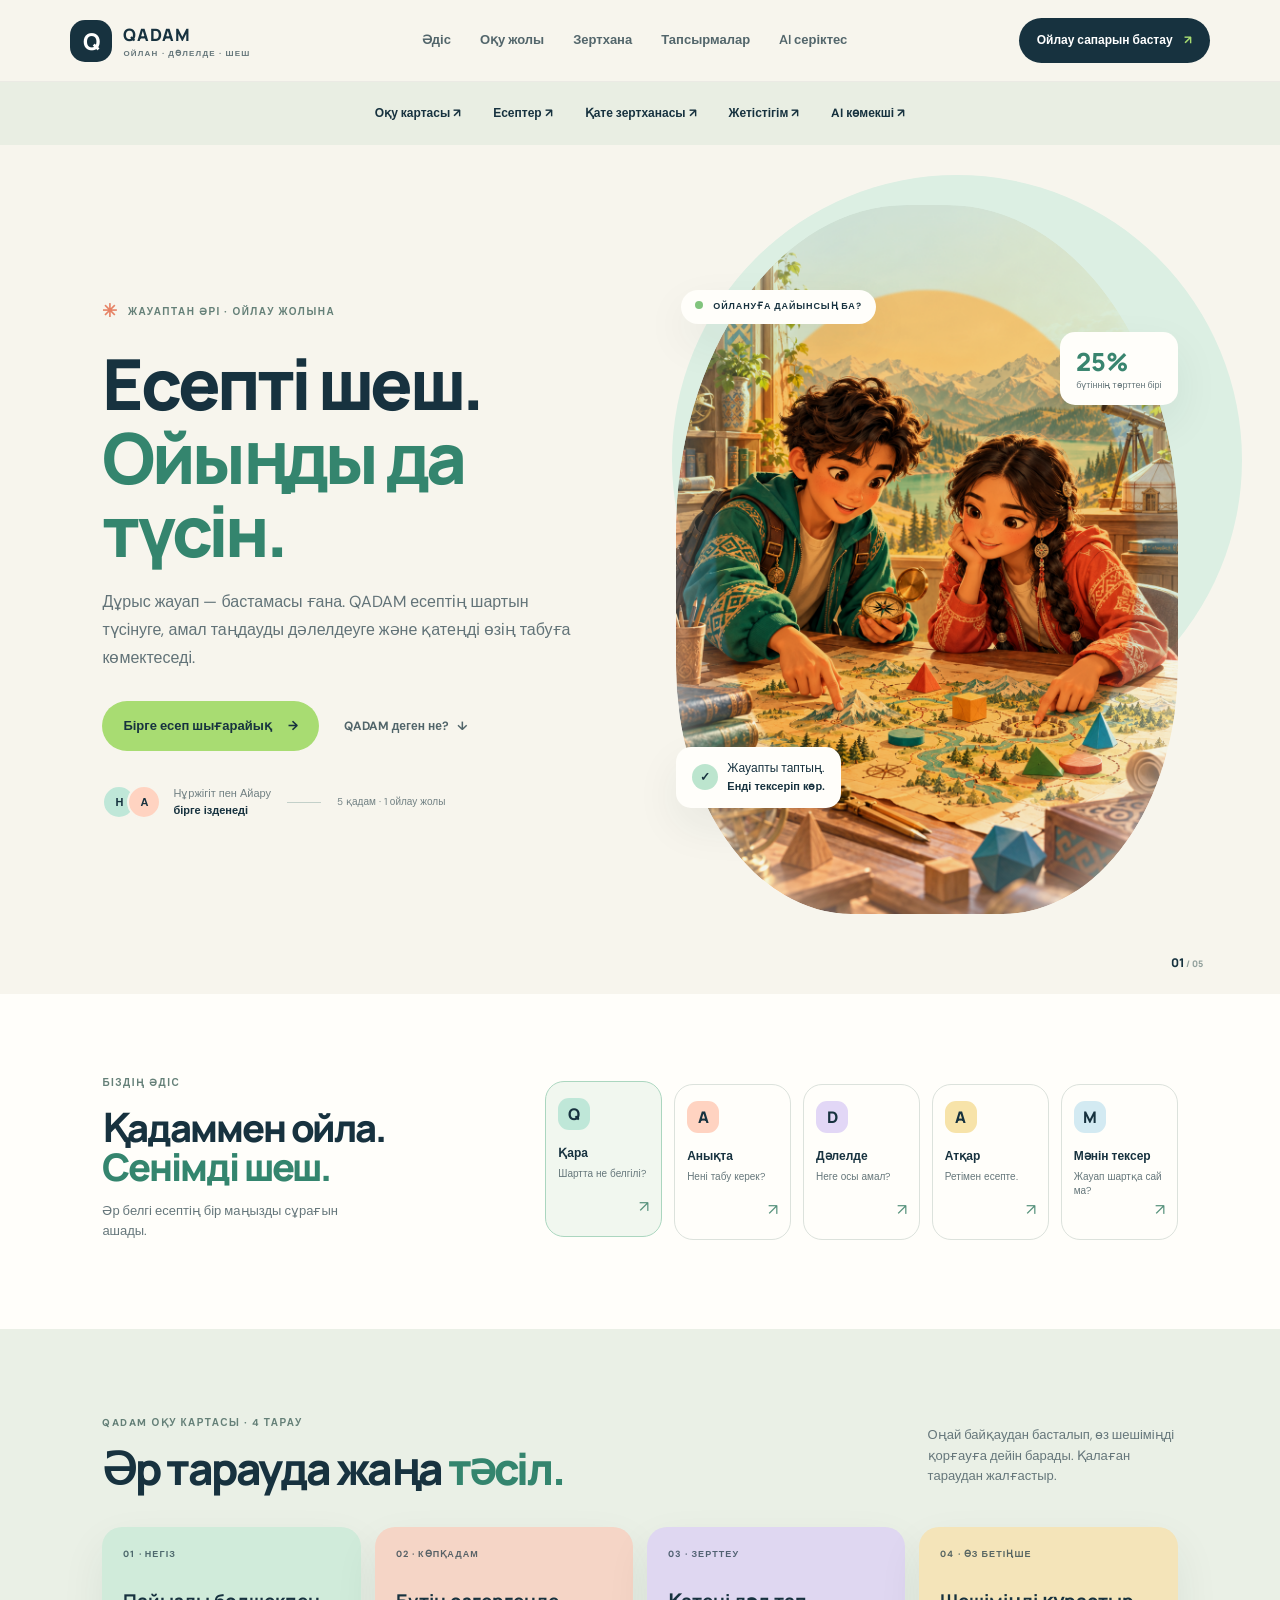
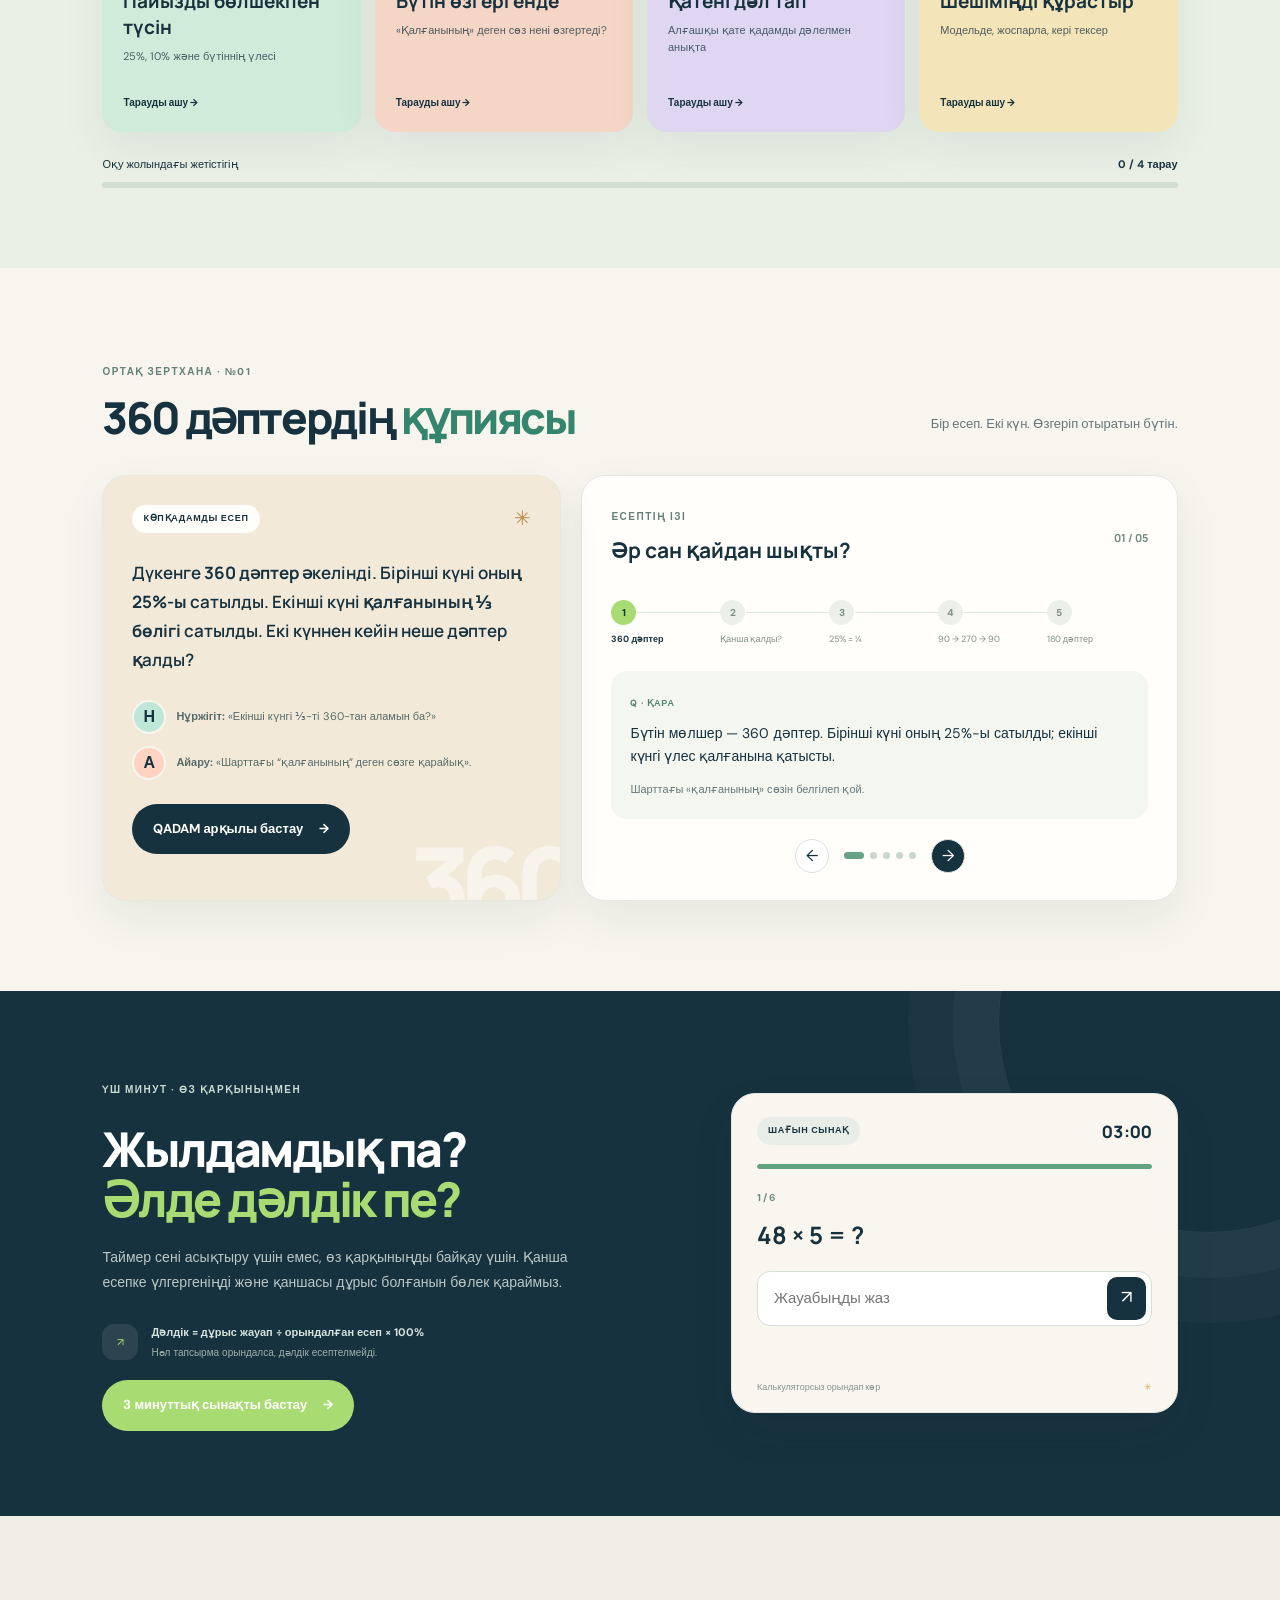
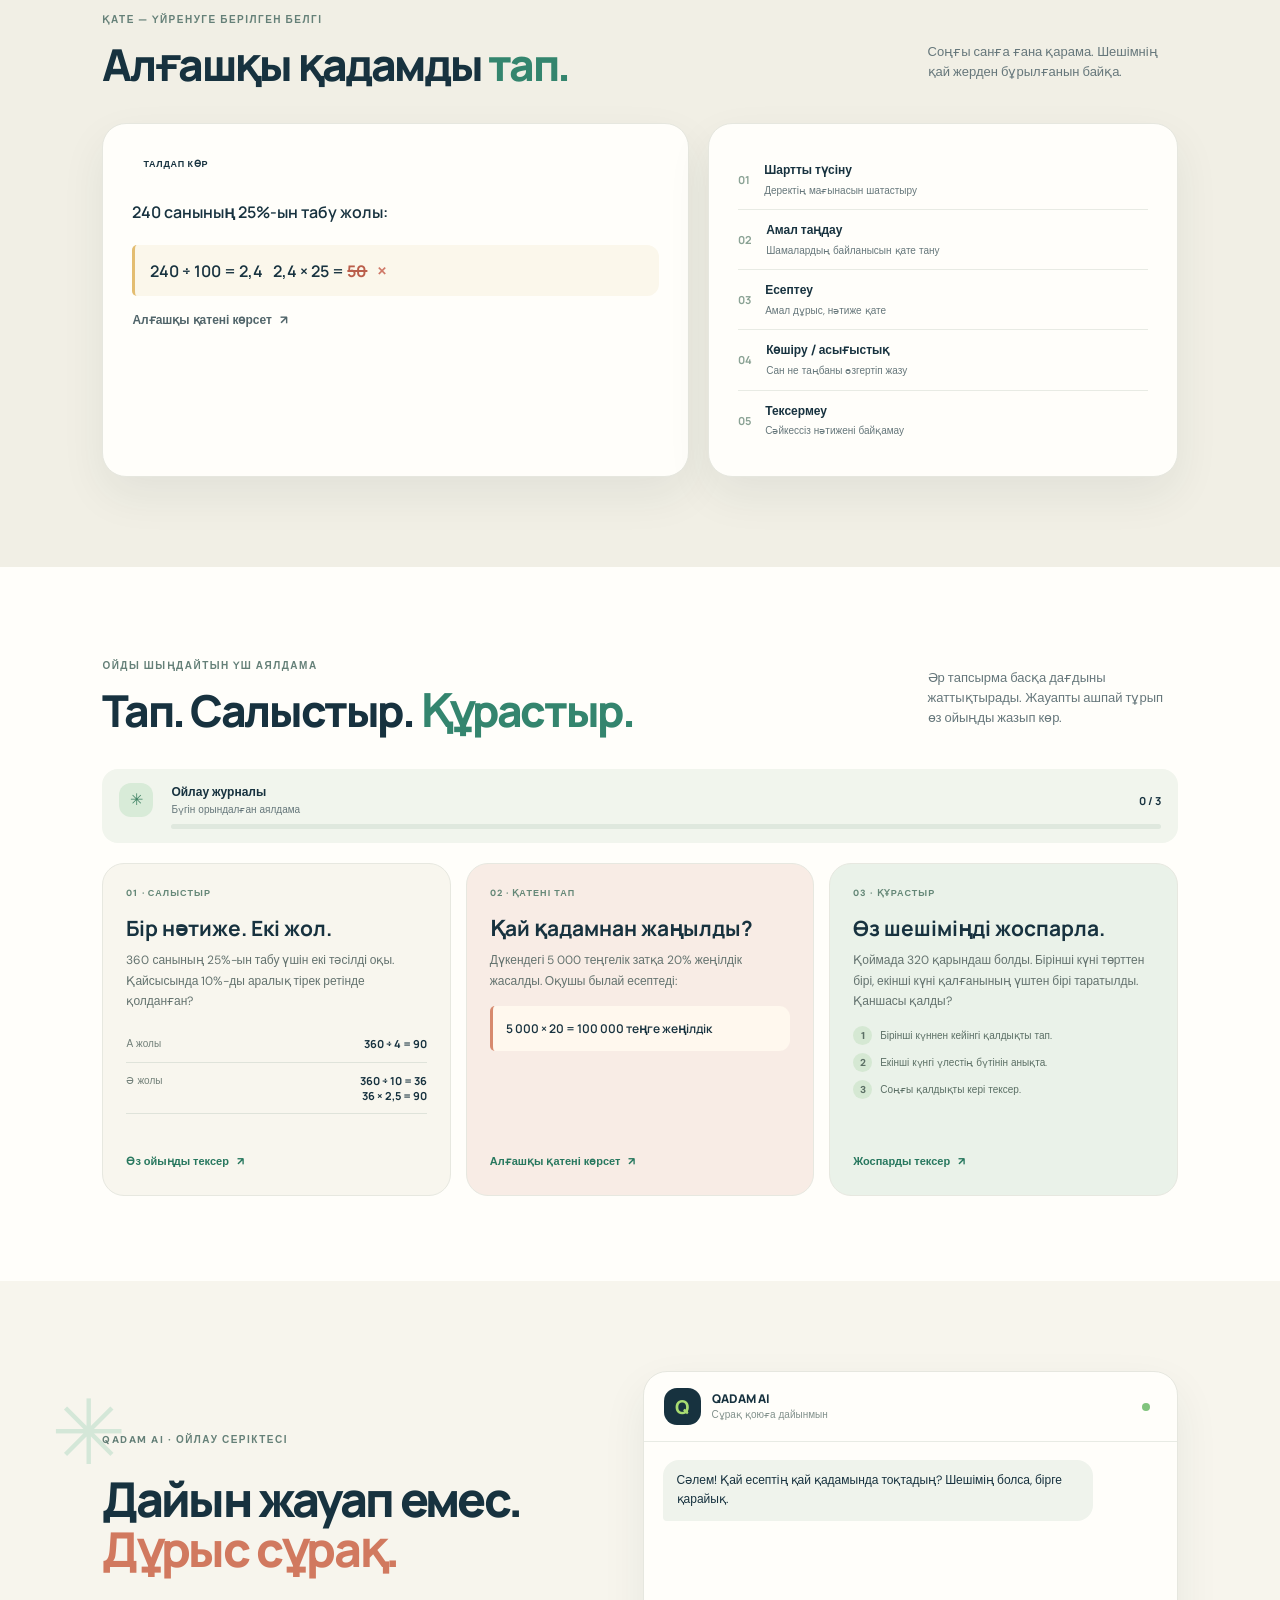
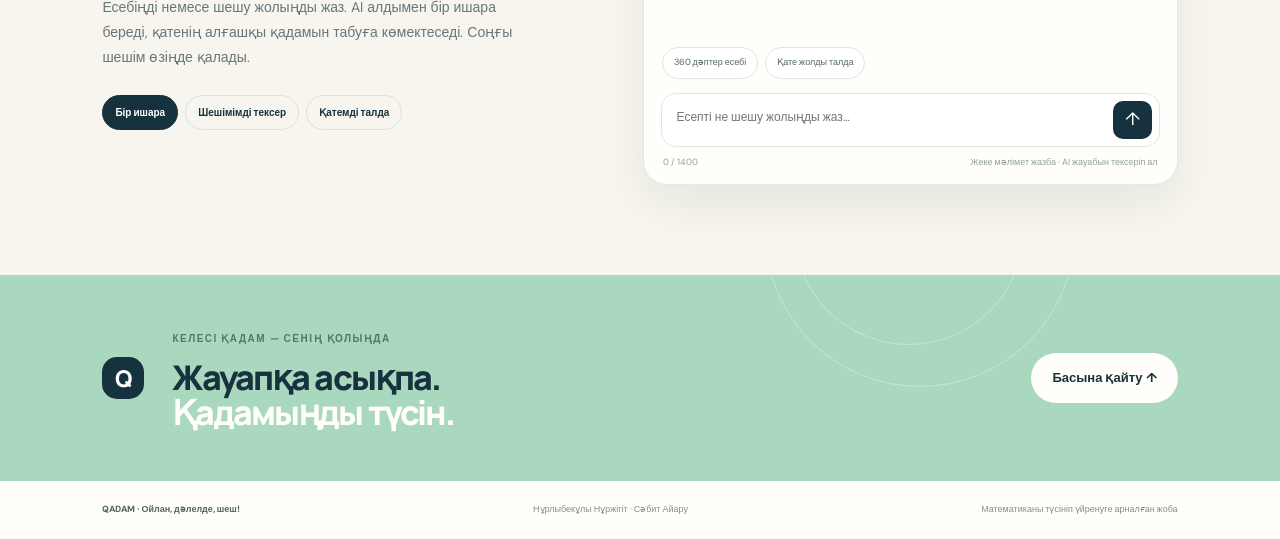
<file: index.html>
<!doctype html>
<html lang="kk">
<head>
  <meta charset="utf-8">
  <meta name="viewport" content="width=device-width, initial-scale=1">
  <meta name="theme-color" content="#17323f">
  <meta name="description" content="QADAM — есептің жауабын ғана емес, ойлау жолын үйренетін интерактивті математикалық кітап." />
  <title>QADAM — Ойлан. Дәлелде. Шеш.</title>
  <link rel="stylesheet" href="styles.css">
</head>
<body>
  <header class="topbar">
    <a class="brand" href="#home" aria-label="QADAM басты бет"><span class="brand-mark">Q</span><span>QADAM<span class="brand-small">ОЙЛАН · ДӘЛЕЛДЕ · ШЕШ</span></span></a>
    <nav class="desktop-nav" aria-label="Негізгі мәзір">
      <a href="#method">Әдіс</a><a href="#path">Оқу жолы</a><a href="#lab">Зертхана</a><a href="#practice">Тапсырмалар</a><a href="#mentor">AI серіктес</a>
    </nav>
    <button class="menu-btn" id="menuBtn" aria-label="Мәзірді ашу" aria-expanded="false">☰</button>
    <a class="nav-cta" href="#lab">Ойлау сапарын бастау <span>↗</span></a>
  </header>
  <nav class="mobile-nav" id="mobileNav" aria-label="Мобильді мәзір"><a href="#method">Әдіс</a><a href="#path">Оқу жолы</a><a href="#lab">Зертхана</a><a href="#practice">Тапсырмалар</a><a href="#mentor">AI серіктес</a></nav>

  <nav class="platform-shortcuts" aria-label="Платформа бөлімдері"><a href="courses.html">Оқу картасы ↗</a><a href="tasks.html">Есептер ↗</a><a href="errors.html">Қате зертханасы ↗</a><a href="journal.html">Жетістігім ↗</a><a href="mentor.html">AI көмекші ↗</a></nav><main id="home">
    <section class="hero">
      <div class="hero-copy">
        <div class="eyebrow"><span class="spark">✳</span> ЖАУАПТАН ӘРІ · ОЙЛАУ ЖОЛЫНА</div>
        <h1>Есепті шеш.<br><em>Ойыңды да түсін.</em></h1>
        <p class="hero-lead">Дұрыс жауап — бастамасы ғана. QADAM есептің шартын түсінуге, амал таңдауды дәлелдеуге және қатеңді өзің табуға көмектеседі.</p>
        <div class="hero-actions"><a class="btn btn-lime" href="#lab">Бірге есеп шығарайық <span>→</span></a><a class="text-link" href="#method">QADAM деген не? <span>↓</span></a></div>
        <div class="hero-proof"><div class="avatar-pair"><span>Н</span><span>А</span></div><span>Нұржігіт пен Айару<br><b>бірге ізденеді</b></span><span class="proof-line"></span><span class="proof-note">5 қадам · 1 ойлау жолы</span></div>
      </div>
      <div class="hero-art"><div class="art-glow"></div><img src="assets/qadam-cover.png" alt="Нұржігіт пен Айару есеп картасын бірге қарап отыр"/><div class="art-tag"><span class="tag-dot"></span> ОЙЛАНУҒА ДАЙЫНСЫҢ БА?</div><div class="floating-note note-top"><span>25%</span><small>бүтіннің төрттен бірі</small></div><div class="floating-note note-bottom"><span class="check">✓</span><span>Жауапты таптың.<br><b>Енді тексеріп көр.</b></span></div></div>
      <div class="hero-stamp">01 <span>/ 05</span></div>
    </section>

    <section class="steps-strip" id="method">
      <div class="strip-intro"><span class="eyebrow">БІЗДІҢ ӘДІС</span><h2>Қадаммен ойла.<br><em>Сенімді шеш.</em></h2><p>Әр белгі есептің бір маңызды сұрағын ашады.</p></div>
      <div class="steps-list" id="stepsList">
        <button class="step-item active" data-step="0"><span class="step-letter">Q</span><span class="step-name">Қара</span><span class="step-hint">Шартта не белгілі?</span><span class="step-arrow">↗</span></button>
        <button class="step-item" data-step="1"><span class="step-letter coral">A</span><span class="step-name">Анықта</span><span class="step-hint">Нені табу керек?</span><span class="step-arrow">↗</span></button>
        <button class="step-item" data-step="2"><span class="step-letter violet">D</span><span class="step-name">Дәлелде</span><span class="step-hint">Неге осы амал?</span><span class="step-arrow">↗</span></button>
        <button class="step-item" data-step="3"><span class="step-letter gold">A</span><span class="step-name">Атқар</span><span class="step-hint">Ретімен есепте.</span><span class="step-arrow">↗</span></button>
        <button class="step-item" data-step="4"><span class="step-letter blue">M</span><span class="step-name">Мәнін тексер</span><span class="step-hint">Жауап шартқа сай ма?</span><span class="step-arrow">↗</span></button>
      </div>
    </section>

    <section class="path-section" id="path"><div class="section-heading"><div><span class="eyebrow">QADAM ОҚУ КАРТАСЫ · 4 ТАРАУ</span><h2>Әр тарауда жаңа <em>тәсіл.</em></h2></div><p>Оңай байқаудан басталып, өз шешіміңді қорғауға дейін барады. Қалаған тараудан жалғастыр.</p></div><div class="path-grid">
      <a class="path-card path-one" href="lessons/percent.html"><span>01 · НЕГІЗ</span><b>Пайызды бөлшекпен түсін</b><small>25%, 10% және бүтіннің үлесі</small><i>Тарауды ашу →</i></a>
      <a class="path-card path-two" href="lessons/whole.html"><span>02 · КӨПҚАДАМ</span><b>Бүтін өзгергенде</b><small>«Қалғанының» деген сөз нені өзгертеді?</small><i>Тарауды ашу →</i></a>
      <a class="path-card path-three" href="lessons/errors.html"><span>03 · ЗЕРТТЕУ</span><b>Қатені дәл тап</b><small>Алғашқы қате қадамды дәлелмен анықта</small><i>Тарауды ашу →</i></a>
      <a class="path-card path-four" href="lessons/strategy.html"><span>04 · ӨЗ БЕТІҢШЕ</span><b>Шешіміңді құрастыр</b><small>Модельде, жоспарла, кері тексер</small><i>Тарауды ашу →</i></a>
    </div><div class="path-progress"><span>Оқу жолындағы жетістігің</span><b id="courseProgress">0 / 4 тарау</b><div><i id="courseProgressBar"></i></div></div></section>

    <section class="lesson-section" id="lab">
      <div class="section-heading"><div><span class="eyebrow">ОРТАҚ ЗЕРТХАНА · №01</span><h2>360 дәптердің <em>құпиясы</em></h2></div><p>Бір есеп. Екі күн. Өзгеріп отыратын бүтін.</p></div>
      <div class="lesson-grid">
        <article class="story-card"><div class="story-top"><span class="pill">КӨПҚАДАМДЫ ЕСЕП</span><span class="bookmark">✳</span></div><p class="story-question">Дүкенге <b>360 дәптер</b> әкелінді. Бірінші күні оның <b>25%-ы</b> сатылды. Екінші күні <b>қалғанының ⅓ бөлігі</b> сатылды. Екі күннен кейін неше дәптер қалды?</p><div class="character-talk"><span class="talk-avatar teal">Н</span><p><b>Нұржігіт:</b> «Екінші күнгі ⅓-ті 360-тан аламын ба?»</p></div><div class="character-talk"><span class="talk-avatar coral">А</span><p><b>Айару:</b> «Шарттағы “қалғанының” деген сөзге қарайық».</p></div><button class="btn btn-dark" id="startSolve">QADAM арқылы бастау <span>→</span></button></article>
        <article class="flow-card"><div class="flow-head"><div><span class="eyebrow">ЕСЕПТІҢ ІЗІ</span><h3>Әр сан қайдан шықты?</h3></div><span class="flow-count" id="flowCount">01 / 05</span></div><div class="flow-track" id="flowTrack"></div><div class="flow-explanation" id="flowExplanation"></div><div class="flow-controls"><button class="round-btn" id="flowPrev" aria-label="Алдыңғы қадам">←</button><div class="flow-dots" id="flowDots"></div><button class="round-btn next" id="flowNext" aria-label="Келесі қадам">→</button></div></article>
      </div>
    </section>

    <section class="challenge-section" id="challenge">
      <div class="challenge-copy"><span class="eyebrow">ҮШ МИНУТ · ӨЗ ҚАРҚЫНЫҢМЕН</span><h2>Жылдамдық па?<br><em>Әлде дәлдік пе?</em></h2><p>Таймер сені асықтыру үшін емес, өз қарқыныңды байқау үшін. Қанша есепке үлгергеніңді және қаншасы дұрыс болғанын бөлек қараймыз.</p><div class="metric-note"><span class="metric-icon">↗</span><span><b>Дәлдік = дұрыс жауап ÷ орындалған есеп × 100%</b><small>Нөл тапсырма орындалса, дәлдік есептелмейді.</small></span></div><button class="btn btn-lime" id="startChallenge">3 минуттық сынақты бастау <span>→</span></button></div>
      <div class="challenge-card" id="challengeCard"><div class="challenge-card-top"><span class="pill dark-pill">ШАҒЫН СЫНАҚ</span><span id="timer" class="timer">03:00</span></div><div class="challenge-progress"><span id="challengeProgress"></span></div><div id="questionArea"><div class="challenge-q-index">1 / 6</div><h3 id="challengeQuestion">48 × 5 = ?</h3><form id="answerForm" class="answer-form"><label class="sr-only" for="answerInput">Жауабың</label><input id="answerInput" inputmode="decimal" autocomplete="off" placeholder="Жауабыңды жаз"/><button class="send-answer" type="submit" aria-label="Жауапты тексер">↗</button></form><div id="answerFeedback" class="answer-feedback" aria-live="polite"></div></div><div id="challengeResult" class="challenge-result hidden"></div><div class="challenge-card-foot"><span>Калькуляторсыз орындап көр</span><span class="foot-orb">✳</span></div></div>
    </section>

    <section class="error-section">
      <div class="section-heading"><div><span class="eyebrow">ҚАТЕ — ҮЙРЕНУГЕ БЕРІЛГЕН БЕЛГІ</span><h2>Алғашқы қадамды <em>тап.</em></h2></div><p>Соңғы санға ғана қарама. Шешімнің қай жерден бұрылғанын байқа.</p></div>
      <div class="error-lab"><div class="error-work"><span class="pill">ТАЛДАП КӨР</span><p class="error-prompt">240 санының 25%-ын табу жолы:</p><div class="written-work"><span>240 ÷ 100 = 2,4</span><span>2,4 × 25 = <b class="wrong-number">50</b></span><span class="crossmark">×</span></div><button id="revealError" class="text-link">Алғашқы қатені көрсет <span>↗</span></button><div id="errorReveal" class="error-reveal hidden"><b>Есептеу қатесі.</b> 2,4 × 25 = 60. Тәуелсіз тексеру: 240 ÷ 4 = 60. Бірінші қадам дұрыс болған, қате көбейтуде шыққан.</div></div><div class="error-categories"><div><span class="error-num">01</span><span><b>Шартты түсіну</b><small>Деректің мағынасын шатастыру</small></span></div><div><span class="error-num">02</span><span><b>Амал таңдау</b><small>Шамалардың байланысын қате тану</small></span></div><div><span class="error-num">03</span><span><b>Есептеу</b><small>Амал дұрыс, нәтиже қате</small></span></div><div><span class="error-num">04</span><span><b>Көшіру / асығыстық</b><small>Сан не таңбаны өзгертіп жазу</small></span></div><div><span class="error-num">05</span><span><b>Тексермеу</b><small>Сәйкессіз нәтижені байқамау</small></span></div></div></div>
    </section>

    <section class="thinking-section" id="practice">
      <div class="section-heading"><div><span class="eyebrow">ОЙДЫ ШЫҢДАЙТЫН ҮШ АЯЛДАМА</span><h2>Тап. Салыстыр. <em>Құрастыр.</em></h2></div><p>Әр тапсырма басқа дағдыны жаттықтырады. Жауапты ашпай тұрып өз ойыңды жазып көр.</p></div>
      <div class="journal-line"><span class="journal-icon">✳</span><span><b>Ойлау журналы</b><small>Бүгін орындалған аялдама</small></span><strong id="journalCount">0 / 3</strong><div class="journal-track"><i id="journalProgress"></i></div></div>
      <div class="thinking-grid">
        <article class="thinking-card compare-card"><span class="activity-index">01 · САЛЫСТЫР</span><h3>Бір нәтиже. Екі жол.</h3><p>360 санының 25%-ын табу үшін екі тәсілді оқы. Қайсысында 10%-ды аралық тірек ретінде қолданған?</p><div class="mini-solution"><span>А жолы</span><b>360 ÷ 4 = 90</b></div><div class="mini-solution"><span>Ә жолы</span><b>360 ÷ 10 = 36<br>36 × 2,5 = 90</b></div><button class="reveal-btn" data-reveal="compareAnswer">Өз ойыңды тексер <span>↗</span></button><div class="task-answer hidden" id="compareAnswer">Ә жолында алдымен 10% табылады. Екі тәсіл де дұрыс, себебі 25% = ¼, ал 25% — 10%-дың 2,5 есесі. Қай тәсілді таңдайтыныңды есептің сандарына қарап шеш.</div></article>
        <article class="thinking-card error-card"><span class="activity-index">02 · ҚАТЕНІ ТАП</span><h3>Қай қадамнан жаңылды?</h3><p>Дүкендегі 5 000 теңгелік затқа 20% жеңілдік жасалды. Оқушы былай есептеді:</p><div class="mistake-note">5 000 × 20 = 100 000 теңге жеңілдік</div><button class="reveal-btn" data-reveal="mistakeAnswer">Алғашқы қатені көрсет <span>↗</span></button><div class="task-answer hidden" id="mistakeAnswer">Қате — 20-ны пайыз емес, бүтін сан ретінде көбейту. 20% = 20/100 = 1/5, сондықтан жеңілдік 5 000 ÷ 5 = 1 000 теңге. Жаңа баға: 5 000 − 1 000 = 4 000 теңге.</div></article>
        <article class="thinking-card create-card"><span class="activity-index">03 · ҚҰРАСТЫР</span><h3>Өз шешіміңді жоспарла.</h3><p>Қоймада 320 қарындаш болды. Бірінші күні төрттен бірі, екінші күні қалғанының үштен бірі таратылды. Қаншасы қалды?</p><div class="plan-steps"><span><i>1</i> Бірінші күннен кейінгі қалдықты тап.</span><span><i>2</i> Екінші күнгі үлестің бүтінін анықта.</span><span><i>3</i> Соңғы қалдықты кері тексер.</span></div><button class="reveal-btn" data-reveal="createAnswer">Жоспарды тексер <span>↗</span></button><div class="task-answer hidden" id="createAnswer">320 ÷ 4 = 80 қарындаш таратылды, 320 − 80 = 240 қалды. Екінші күні 240 ÷ 3 = 80 таратылды. Соңында 240 − 80 = 160 қарындаш қалды. Тексеру: 80 + 80 + 160 = 320.</div></article>
      </div>
    </section>

    <section class="mentor-section" id="mentor"><div class="mentor-ornament">✳</div><div class="mentor-copy"><span class="eyebrow">QADAM AI · ОЙЛАУ СЕРІКТЕСІ</span><h2>Дайын жауап емес.<br><em>Дұрыс сұрақ.</em></h2><p>Есебіңді немесе шешу жолыңды жаз. AI алдымен бір ишара береді, қатенің алғашқы қадамын табуға көмектеседі. Соңғы шешім өзіңде қалады.</p><div class="mentor-modes"><button class="mode-chip active" data-mode="hint">Бір ишара</button><button class="mode-chip" data-mode="check">Шешімімді тексер</button><button class="mode-chip" data-mode="error">Қатемді талда</button></div></div><div class="chat-shell"><div class="chat-header"><div class="bot-avatar">Q</div><div><b>QADAM AI</b><small>Сұрақ қоюға дайынмын</small></div><span class="online-dot"></span></div><div class="chat-messages" id="chatMessages"><div class="chat-bubble bot-bubble">Сәлем! Қай есептің қай қадамында тоқтадың? Шешімің болса, бірге қарайық.</div></div><div class="quick-prompts"><button data-prompt="Мен 360 дәптер есебін шығарып жатырмын. Екінші күнгі 1/3 қай санға қатысты екенін жауапты айтпай, сұрақпен түсіндір.">360 дәптер есебі</button><button data-prompt="240 санының 25%-ын табудағы мына шешімімді талда: 240 ÷ 100 = 2,4; 2,4 × 25 = 50. Дайын жауаптан бұрын алғашқы қате қадамды ата.">Қате жолды талда</button></div><form class="chat-form" id="chatForm"><label class="sr-only" for="chatInput">Сұрағың</label><textarea id="chatInput" rows="1" maxlength="1400" placeholder="Есепті не шешу жолыңды жаз…"></textarea><button id="chatSend" type="submit" aria-label="Жіберу">↑</button></form><div class="chat-foot"><span id="charCount">0 / 1400</span><span>Жеке мәлімет жазба · AI жауабын тексеріп ал</span></div></div></section>

    <section class="closing"><div class="closing-mark">Q</div><div><span class="eyebrow">КЕЛЕСІ ҚАДАМ — СЕНІҢ ҚОЛЫҢДА</span><h2>Жауапқа асықпа.<br><em>Қадамыңды түсін.</em></h2></div><a class="btn btn-light" href="#home">Басына қайту ↑</a><div class="closing-orbit orbit-a"></div><div class="closing-orbit orbit-b"></div></section>
  </main>
  <footer><span>QADAM · Ойлан, дәлелде, шеш!</span><span>Нұрлыбекұлы Нұржігіт · Сәбит Айару</span><span>Математиканы түсініп үйренуге арналған жоба</span></footer>
  <script type="module" src="js/app.js"></script>
</body>
</html>
</file>
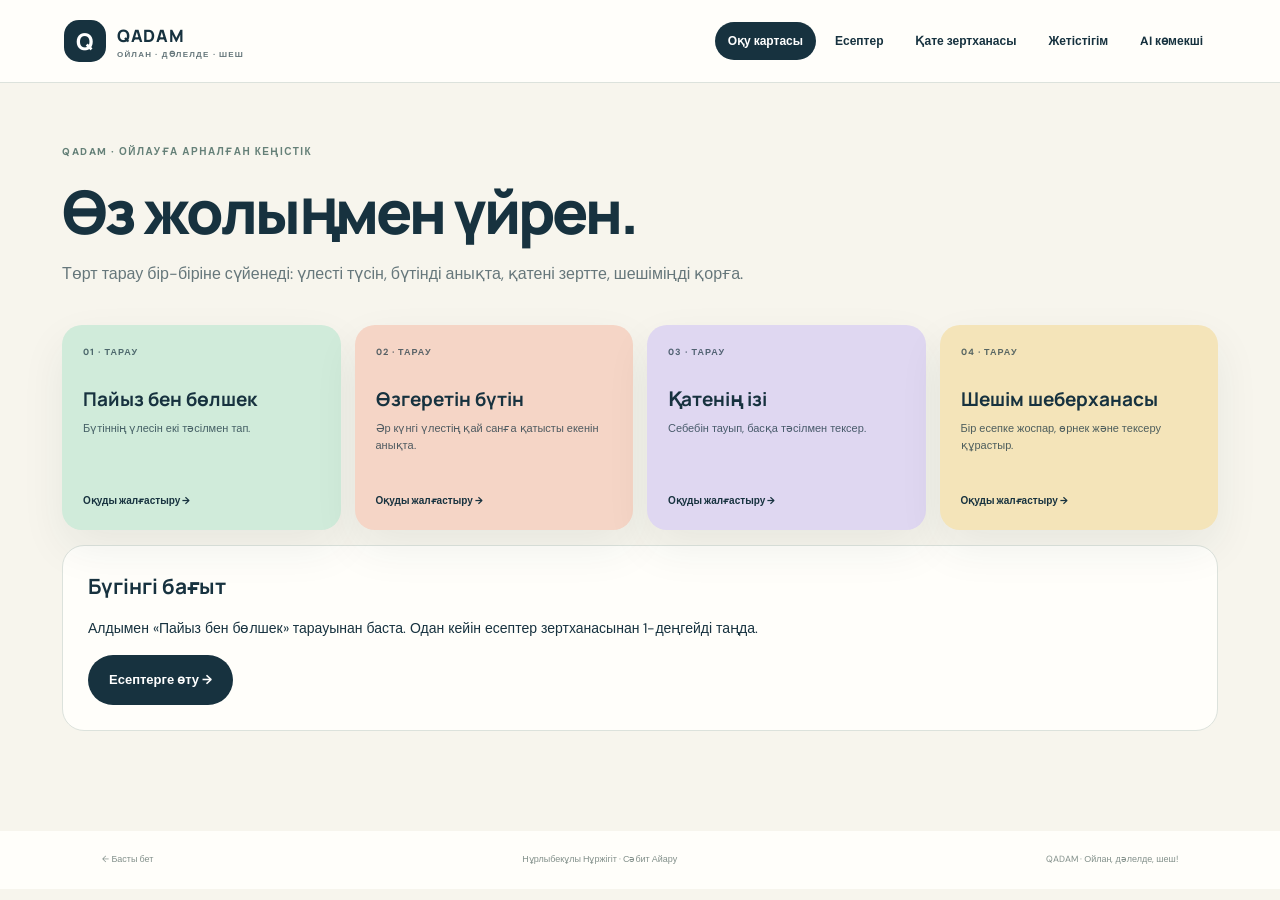
<file: courses.html>
<!doctype html><html lang="kk"><head><meta charset="utf-8"><meta name="viewport" content="width=device-width,initial-scale=1"><title>Өз жолыңмен үйрен. · QADAM</title><link rel="stylesheet" href="styles.css"></head><body data-page="courses"><header class="platform-header"><a class="brand" href="index.html"><span class="brand-mark">Q</span><span>QADAM<span class="brand-small">ОЙЛАН · ДӘЛЕЛДЕ · ШЕШ</span></span></a><nav aria-label="Оқу платформасы"><a class="selected" href="courses.html">Оқу картасы</a><a class="" href="tasks.html">Есептер</a><a class="" href="errors.html">Қате зертханасы</a><a class="" href="journal.html">Жетістігім</a><a class="" href="mentor.html">AI көмекші</a></nav></header><main class="platform-main"><div class="platform-title"><span class="eyebrow">QADAM · ОЙЛАУҒА АРНАЛҒАН КЕҢІСТІК</span><h1>Өз жолыңмен үйрен.</h1><p>Төрт тарау бір-біріне сүйенеді: үлесті түсін, бүтінді анықта, қатені зертте, шешіміңді қорға.</p></div><div class="path-grid"><a class="path-card path-one" href="lessons/percent.html"><span>01 · ТАРАУ</span><b>Пайыз бен бөлшек</b><small>Бүтіннің үлесін екі тәсілмен тап.</small><i>Оқуды жалғастыру →</i></a><a class="path-card path-two" href="lessons/whole.html"><span>02 · ТАРАУ</span><b>Өзгеретін бүтін</b><small>Әр күнгі үлестің қай санға қатысты екенін анықта.</small><i>Оқуды жалғастыру →</i></a><a class="path-card path-three" href="lessons/errors.html"><span>03 · ТАРАУ</span><b>Қатенің ізі</b><small>Себебін тауып, басқа тәсілмен тексер.</small><i>Оқуды жалғастыру →</i></a><a class="path-card path-four" href="lessons/strategy.html"><span>04 · ТАРАУ</span><b>Шешім шеберханасы</b><small>Бір есепке жоспар, өрнек және тексеру құрастыр.</small><i>Оқуды жалғастыру →</i></a></div><article class="platform-panel"><h2>Бүгінгі бағыт</h2><p id="recommendation"></p><a class="btn btn-dark" href="tasks.html">Есептерге өту →</a></article></main><footer><a href="index.html">← Басты бет</a><span>Нұрлыбекұлы Нұржігіт · Сәбит Айару</span><span>QADAM · Ойлан, дәлелде, шеш!</span></footer><script type="module" src="js/platform.js"></script></body></html>
</file>
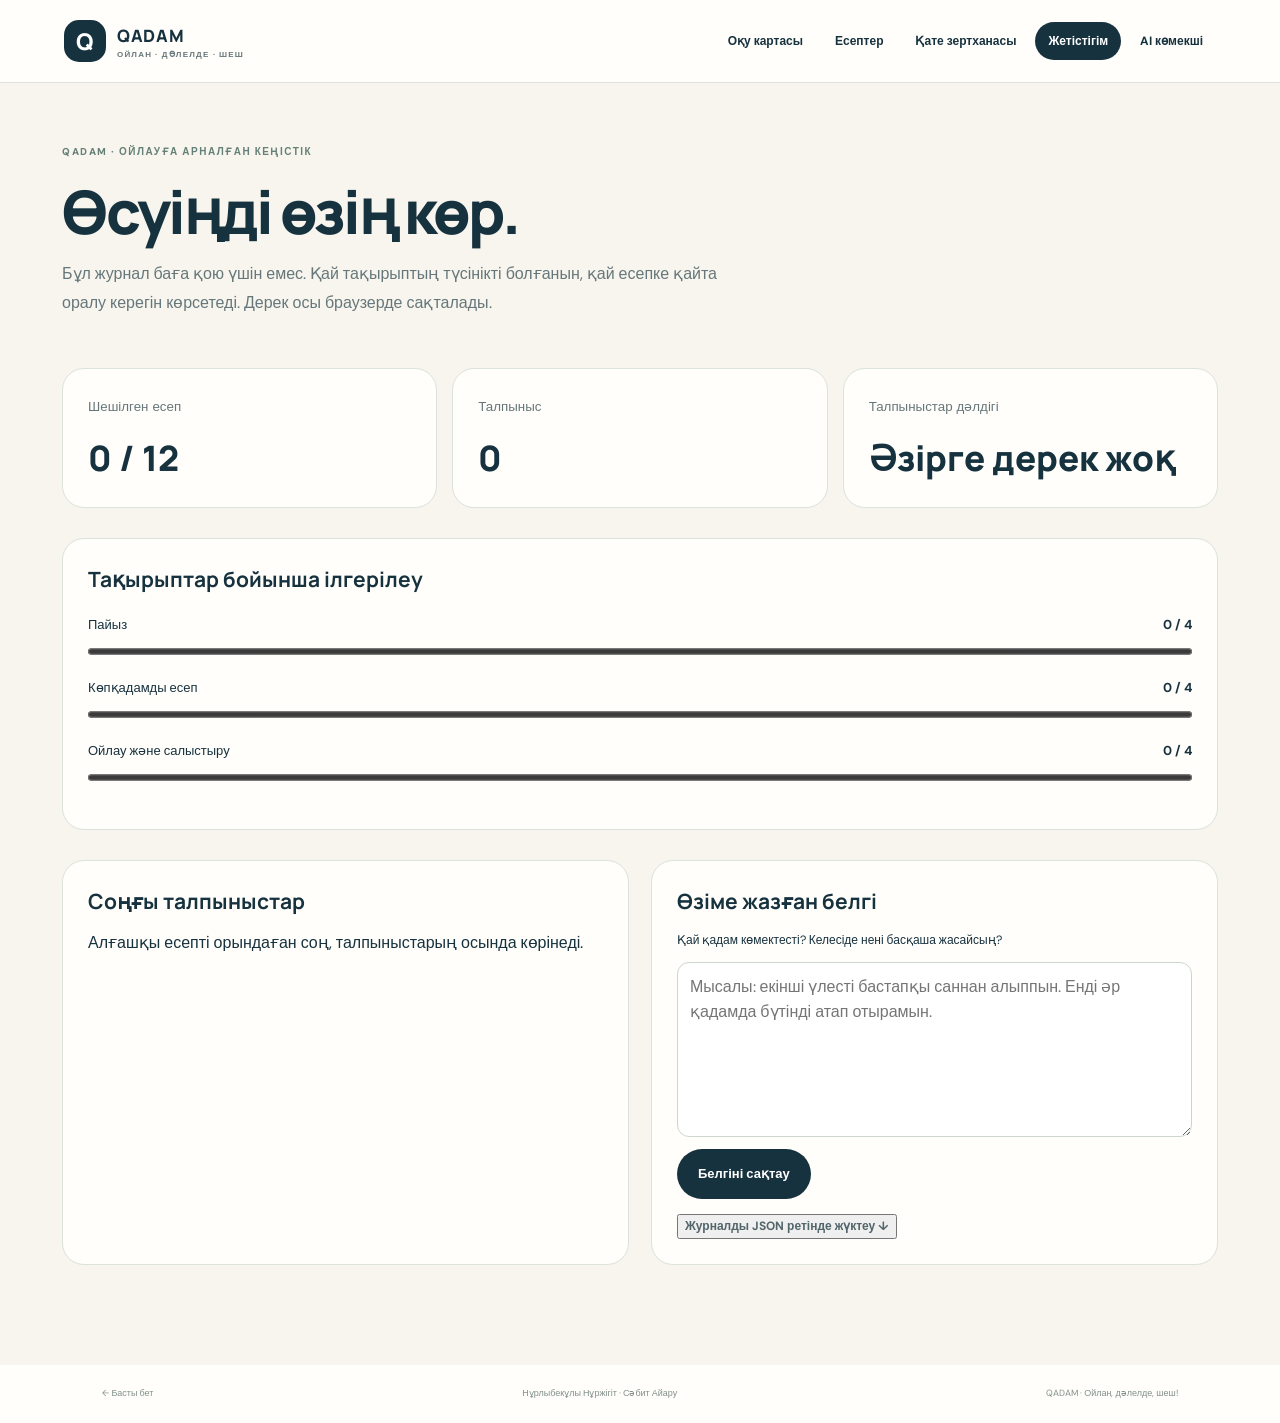
<file: journal.html>
<!doctype html><html lang="kk"><head><meta charset="utf-8"><meta name="viewport" content="width=device-width,initial-scale=1"><title>Өсуіңді өзің көр. · QADAM</title><link rel="stylesheet" href="styles.css"></head><body data-page="journal"><header class="platform-header"><a class="brand" href="index.html"><span class="brand-mark">Q</span><span>QADAM<span class="brand-small">ОЙЛАН · ДӘЛЕЛДЕ · ШЕШ</span></span></a><nav aria-label="Оқу платформасы"><a class="" href="courses.html">Оқу картасы</a><a class="" href="tasks.html">Есептер</a><a class="" href="errors.html">Қате зертханасы</a><a class="selected" href="journal.html">Жетістігім</a><a class="" href="mentor.html">AI көмекші</a></nav></header><main class="platform-main"><div class="platform-title"><span class="eyebrow">QADAM · ОЙЛАУҒА АРНАЛҒАН КЕҢІСТІК</span><h1>Өсуіңді өзің көр.</h1><p>Бұл журнал баға қою үшін емес. Қай тақырыптың түсінікті болғанын, қай есепке қайта оралу керегін көрсетеді. Дерек осы браузерде сақталады.</p></div><div id="journalMetrics" class="metric-grid"></div><article class="platform-panel"><h2>Тақырыптар бойынша ілгерілеу</h2><div id="topicProgress"></div></article><div class="journal-layout"><article class="platform-panel"><h2>Соңғы талпыныстар</h2><div id="attemptList"></div></article><article class="platform-panel"><h2>Өзіме жазған белгі</h2><label for="reflection">Қай қадам көмектесті? Келесіде нені басқаша жасайсың?</label><textarea id="reflection" rows="6" maxlength="1500" placeholder="Мысалы: екінші үлесті бастапқы саннан алыппын. Енді әр қадамда бүтінді атап отырамын."></textarea><button id="saveReflection" class="btn btn-dark">Белгіні сақтау</button><p id="saveStatus" role="status"></p><button id="exportJournal" class="text-link">Журналды JSON ретінде жүктеу ↓</button></article></div></main><footer><a href="index.html">← Басты бет</a><span>Нұрлыбекұлы Нұржігіт · Сәбит Айару</span><span>QADAM · Ойлан, дәлелде, шеш!</span></footer><script type="module" src="js/platform.js"></script></body></html>
</file>
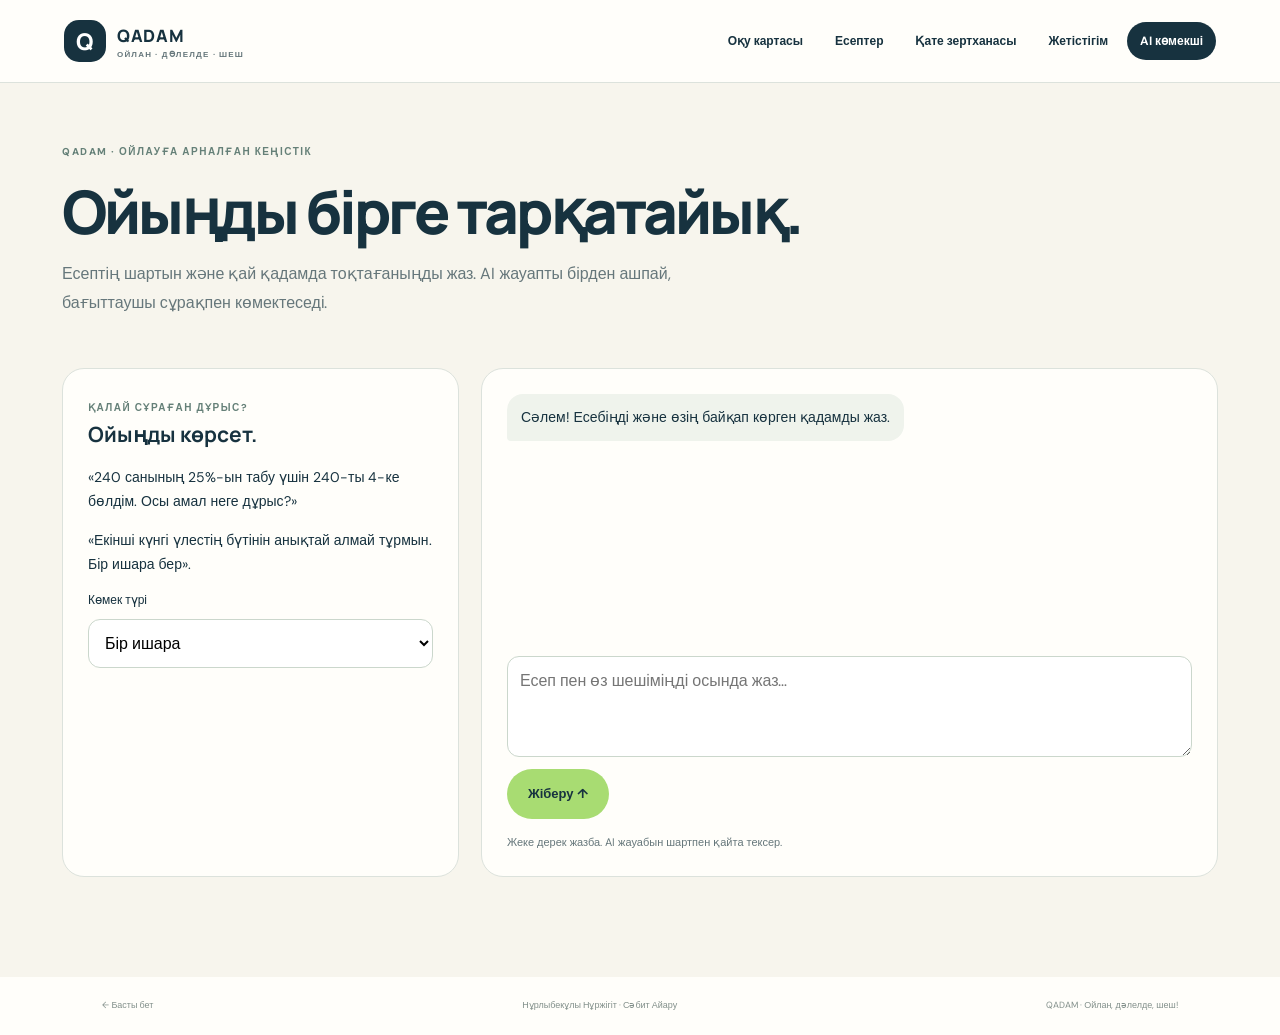
<file: mentor.html>
<!doctype html><html lang="kk"><head><meta charset="utf-8"><meta name="viewport" content="width=device-width,initial-scale=1"><title>Ойыңды бірге тарқатайық. · QADAM</title><link rel="stylesheet" href="styles.css"></head><body data-page="mentor"><header class="platform-header"><a class="brand" href="index.html"><span class="brand-mark">Q</span><span>QADAM<span class="brand-small">ОЙЛАН · ДӘЛЕЛДЕ · ШЕШ</span></span></a><nav aria-label="Оқу платформасы"><a class="" href="courses.html">Оқу картасы</a><a class="" href="tasks.html">Есептер</a><a class="" href="errors.html">Қате зертханасы</a><a class="" href="journal.html">Жетістігім</a><a class="selected" href="mentor.html">AI көмекші</a></nav></header><main class="platform-main"><div class="platform-title"><span class="eyebrow">QADAM · ОЙЛАУҒА АРНАЛҒАН КЕҢІСТІК</span><h1>Ойыңды бірге тарқатайық.</h1><p>Есептің шартын және қай қадамда тоқтағаныңды жаз. AI жауапты бірден ашпай, бағыттаушы сұрақпен көмектеседі.</p></div><div class="mentor-workspace"><article class="platform-panel"><span class="eyebrow">ҚАЛАЙ СҰРАҒАН ДҰРЫС?</span><h2>Ойыңды көрсет.</h2><p>«240 санының 25%-ын табу үшін 240-ты 4-ке бөлдім. Осы амал неге дұрыс?»</p><p>«Екінші күнгі үлестің бүтінін анықтай алмай тұрмын. Бір ишара бер».</p><label for="mentorMode">Көмек түрі</label><select id="mentorMode"><option value="Бір ғана ишара бер, соңғы жауапты ашпа.">Бір ишара</option><option value="Шешімімдегі алғашқы күмәнді қадамды тап.">Шешімді тексер</option><option value="Осы тақырыпқа жаңа ұқсас есеп құрастыр, жауабын әзірге айтпа.">Жаңа есеп сұрау</option></select></article><section class="platform-panel mentor-chat"><div id="mentorHistory" aria-live="polite"><p class="chat-bubble bot-bubble">Сәлем! Есебіңді және өзің байқап көрген қадамды жаз.</p></div><form id="mentorForm"><label class="sr-only" for="mentorText">AI-ға сұрақ</label><textarea id="mentorText" maxlength="1200" rows="3" required placeholder="Есеп пен өз шешіміңді осында жаз…"></textarea><button class="btn btn-lime" id="mentorSend">Жіберу ↑</button></form><small>Жеке дерек жазба. AI жауабын шартпен қайта тексер.</small></section></div></main><footer><a href="index.html">← Басты бет</a><span>Нұрлыбекұлы Нұржігіт · Сәбит Айару</span><span>QADAM · Ойлан, дәлелде, шеш!</span></footer><script type="module" src="js/platform.js"></script></body></html>
</file>
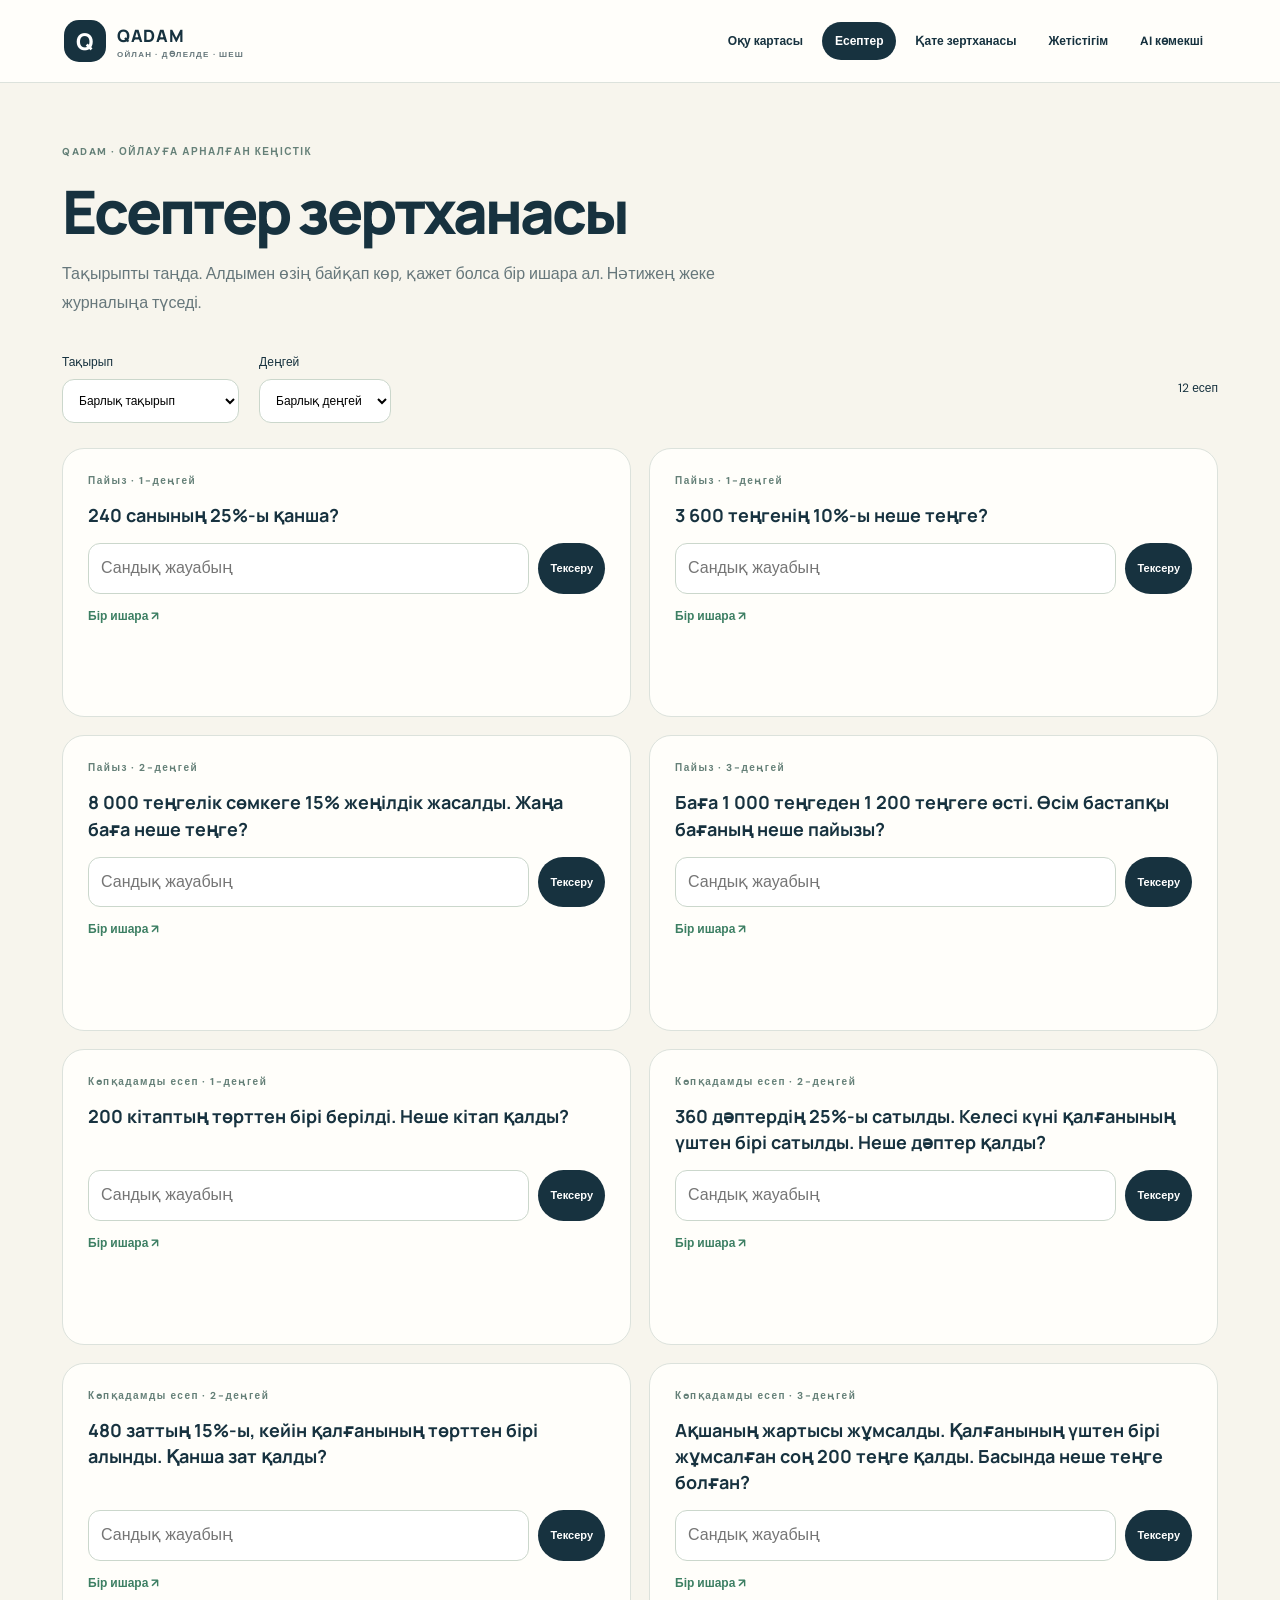
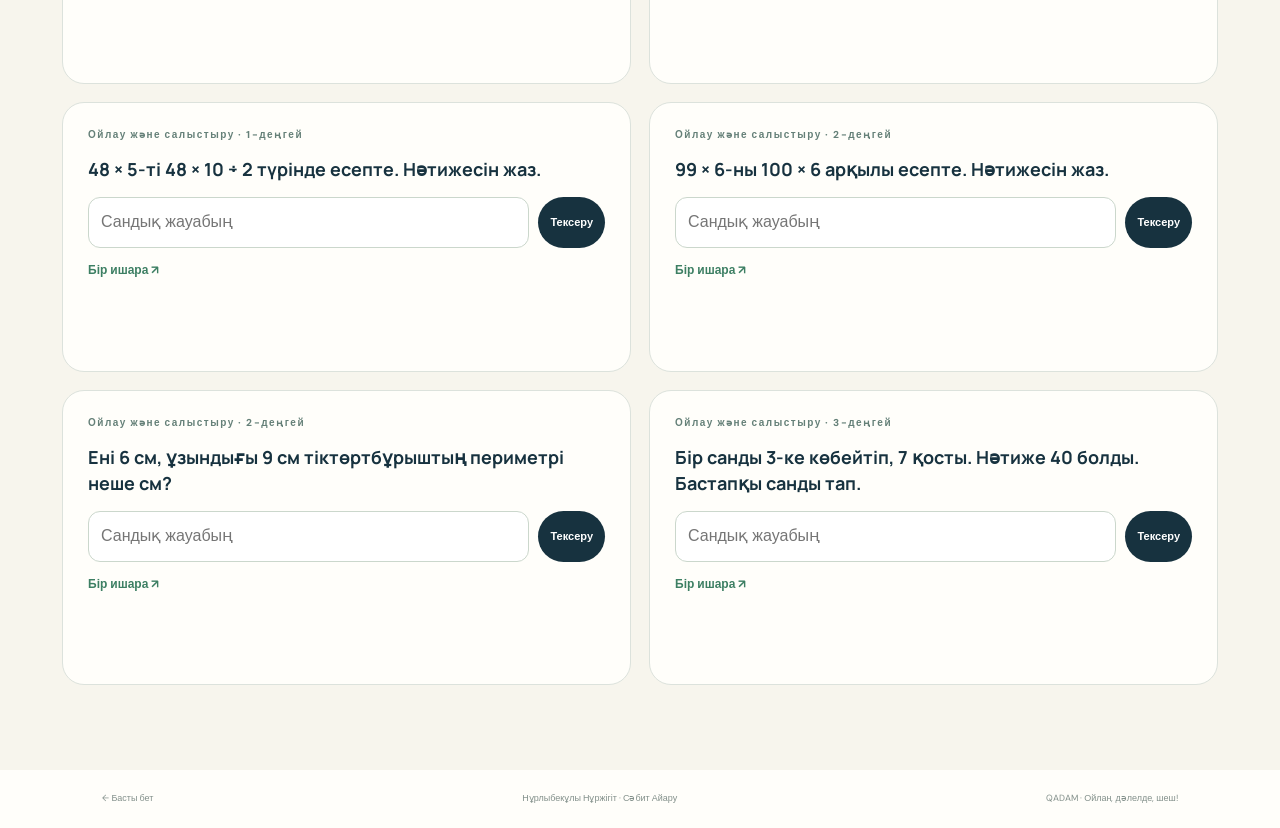
<file: tasks.html>
<!doctype html><html lang="kk"><head><meta charset="utf-8"><meta name="viewport" content="width=device-width,initial-scale=1"><title>Есептер зертханасы · QADAM</title><link rel="stylesheet" href="styles.css"></head><body data-page="tasks"><header class="platform-header"><a class="brand" href="index.html"><span class="brand-mark">Q</span><span>QADAM<span class="brand-small">ОЙЛАН · ДӘЛЕЛДЕ · ШЕШ</span></span></a><nav aria-label="Оқу платформасы"><a class="" href="courses.html">Оқу картасы</a><a class="selected" href="tasks.html">Есептер</a><a class="" href="errors.html">Қате зертханасы</a><a class="" href="journal.html">Жетістігім</a><a class="" href="mentor.html">AI көмекші</a></nav></header><main class="platform-main"><div class="platform-title"><span class="eyebrow">QADAM · ОЙЛАУҒА АРНАЛҒАН КЕҢІСТІК</span><h1>Есептер зертханасы</h1><p>Тақырыпты таңда. Алдымен өзің байқап көр, қажет болса бір ишара ал. Нәтижең жеке журналыңа түседі.</p></div><div class="filter-row"><label>Тақырып <select id="topicFilter"><option value="all">Барлық тақырып</option><option value="percent">Пайыз</option><option value="whole">Көпқадамды есеп</option><option value="logic">Ойлау және салыстыру</option></select></label><label>Деңгей <select id="levelFilter"><option value="all">Барлық деңгей</option><option value="1">1 · Түсіну</option><option value="2">2 · Қолдану</option><option value="3">3 · Дәлелдеу</option></select></label><span id="taskCount"></span></div><div id="taskBank" class="bank-grid"></div></main><footer><a href="index.html">← Басты бет</a><span>Нұрлыбекұлы Нұржігіт · Сәбит Айару</span><span>QADAM · Ойлан, дәлелде, шеш!</span></footer><script type="module" src="js/platform.js"></script></body></html>
</file>
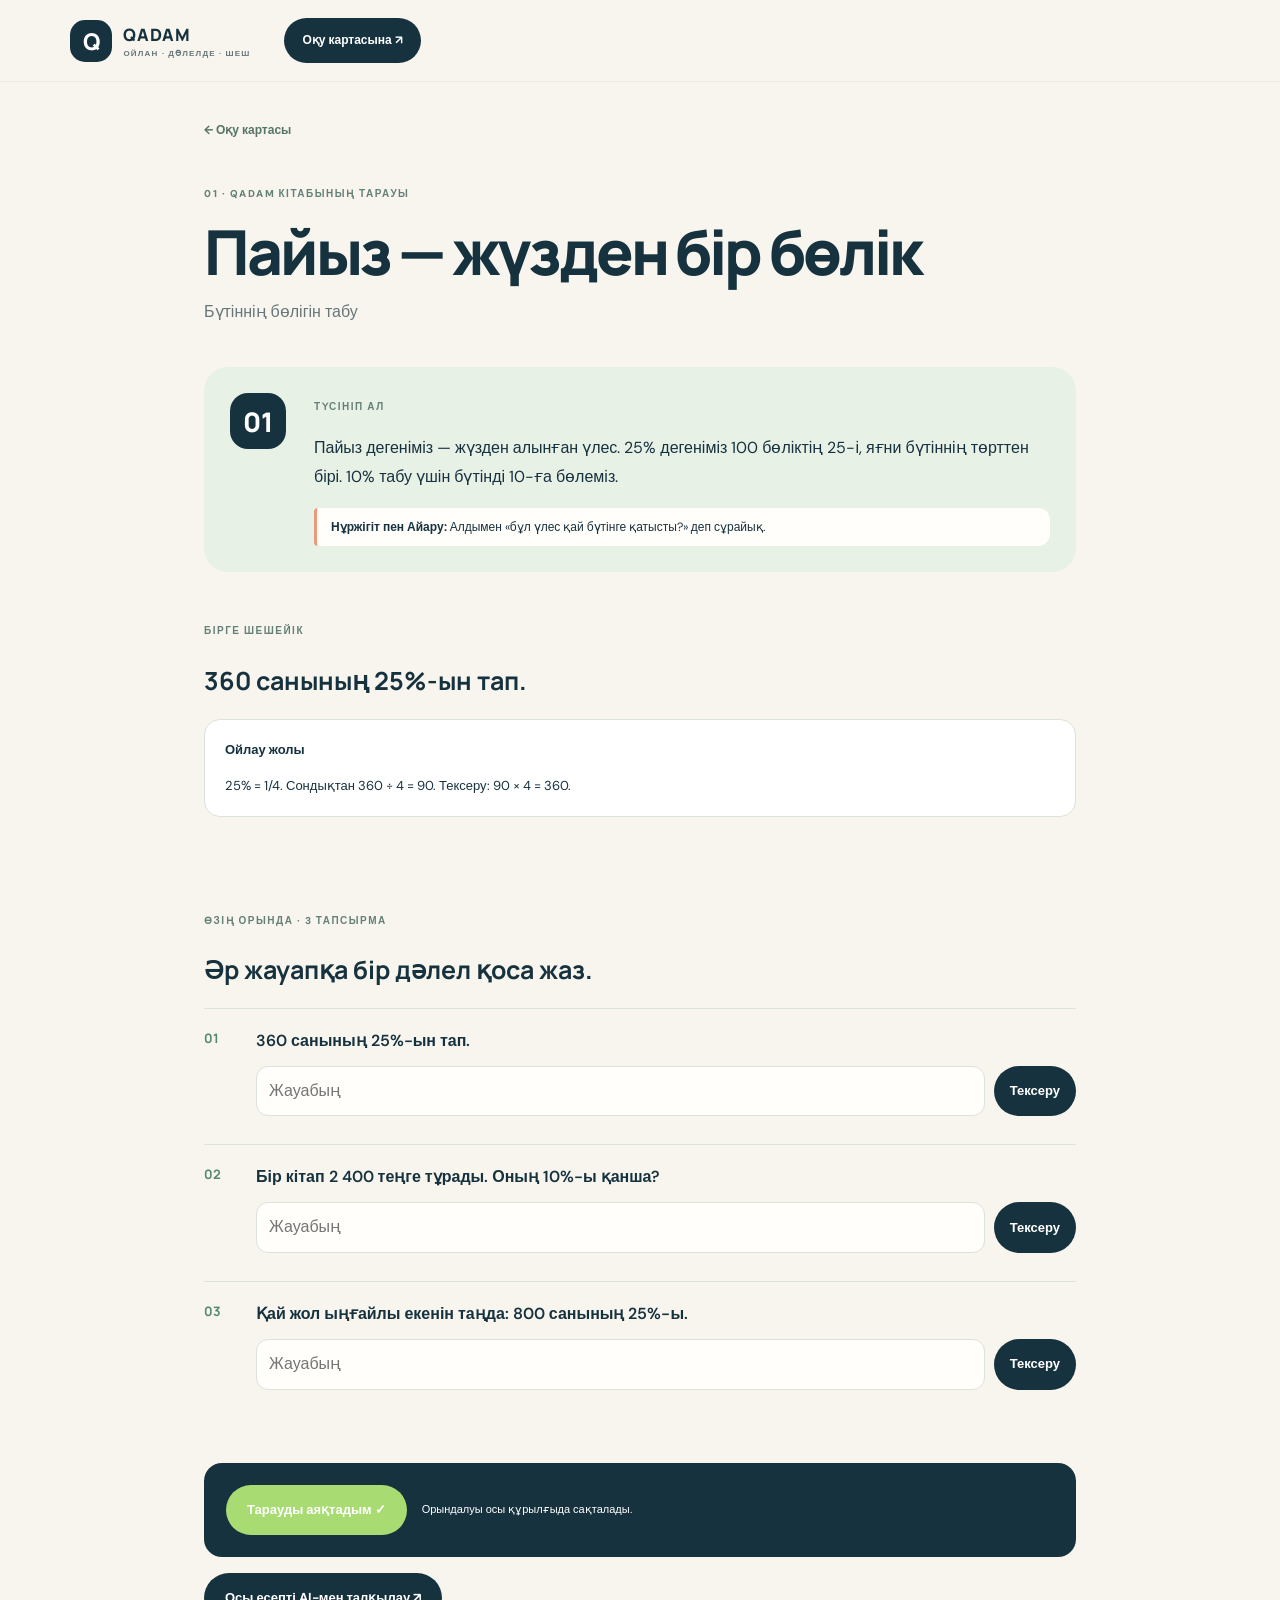
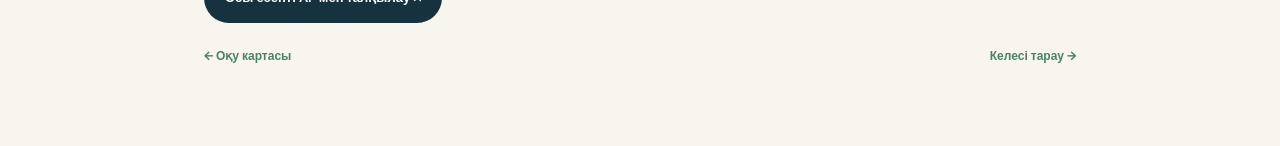
<file: lessons/percent.html>
<!doctype html><html lang="kk"><head><meta charset="utf-8"><meta name="viewport" content="width=device-width,initial-scale=1"><meta name="theme-color" content="#17323f"><title>Пайыз — жүзден бір бөлік · QADAM</title><link rel="stylesheet" href="../styles.css"></head><body class="lesson-page"><header class="topbar"><a class="brand" href="../index.html"><span class="brand-mark">Q</span><span>QADAM<span class="brand-small">ОЙЛАН · ДӘЛЕЛДЕ · ШЕШ</span></span></a><a class="nav-cta" href="../courses.html">Оқу картасына ↗</a></header><main class="lesson-main"><a class="back-link" href="../courses.html">← Оқу картасы</a><div class="lesson-title"><span class="eyebrow">01 · QADAM КІТАБЫНЫҢ ТАРАУЫ</span><h1>Пайыз — жүзден бір бөлік</h1><p>Бүтіннің бөлігін табу</p></div><article class="lesson-theory"><span class="lesson-symbol">01</span><div><span class="eyebrow">ТҮСІНІП АЛ</span><p>Пайыз дегеніміз — жүзден алынған үлес. 25% дегеніміз 100 бөліктің 25-і, яғни бүтіннің төрттен бірі. 10% табу үшін бүтінді 10-ға бөлеміз.</p><div class="character-note"><b>Нұржігіт пен Айару:</b> Алдымен «бұл үлес қай бүтінге қатысты?» деп сұрайық.</div></div></article><section class="lesson-example"><span class="eyebrow">БІРГЕ ШЕШЕЙІК</span><h2>360 санының 25%-ын тап.</h2><div class="solution-reveal"><b>Ойлау жолы</b><p>25% = 1/4. Сондықтан 360 ÷ 4 = 90. Тексеру: 90 × 4 = 360.</p></div></section><section class="lesson-practice"><div class="eyebrow">ӨЗІҢ ОРЫНДА · 3 ТАПСЫРМА</div><h2>Әр жауапқа бір дәлел қоса жаз.</h2><article class="lesson-question"><span>01</span><div><p>360 санының 25%-ын тап.</p><form class="lesson-answer" data-answer="90" data-explain="25% = 1/4. Сондықтан 360 ÷ 4 = 90. Тексеру: 90 × 4 = 360."><label class="sr-only">Жауап</label><input aria-label="1-тапсырманың жауабы" autocomplete="off" placeholder="Жауабың"><button class="btn btn-dark">Тексеру</button></form><div class="lesson-feedback" aria-live="polite"></div></div></article><article class="lesson-question"><span>02</span><div><p>Бір кітап 2 400 теңге тұрады. Оның 10%-ы қанша?</p><form class="lesson-answer" data-answer="240" data-explain="10% = 1/10, 2 400 ÷ 10 = 240 теңге."><label class="sr-only">Жауап</label><input aria-label="2-тапсырманың жауабы" autocomplete="off" placeholder="Жауабың"><button class="btn btn-dark">Тексеру</button></form><div class="lesson-feedback" aria-live="polite"></div></div></article><article class="lesson-question"><span>03</span><div><p>Қай жол ыңғайлы екенін таңда: 800 санының 25%-ы.</p><form class="lesson-answer" data-answer="200" data-explain="25% = төрттен бірі, 800 ÷ 4 = 200."><label class="sr-only">Жауап</label><input aria-label="3-тапсырманың жауабы" autocomplete="off" placeholder="Жауабың"><button class="btn btn-dark">Тексеру</button></form><div class="lesson-feedback" aria-live="polite"></div></div></article></section><div class="lesson-end"><button id="completeLesson" class="btn btn-lime">Тарауды аяқтадым ✓</button><span id="lessonStatus">Орындалуы осы құрылғыда сақталады.</span></div><p><a class="btn btn-dark" href="../mentor.html">Осы есепті AI-мен талқылау ↗</a></p><nav class="lesson-pager"><a href="../courses.html">← Оқу картасы</a><a href="whole.html">Келесі тарау →</a></nav></main><script src="../js/lesson.js"></script></body></html>
</file>
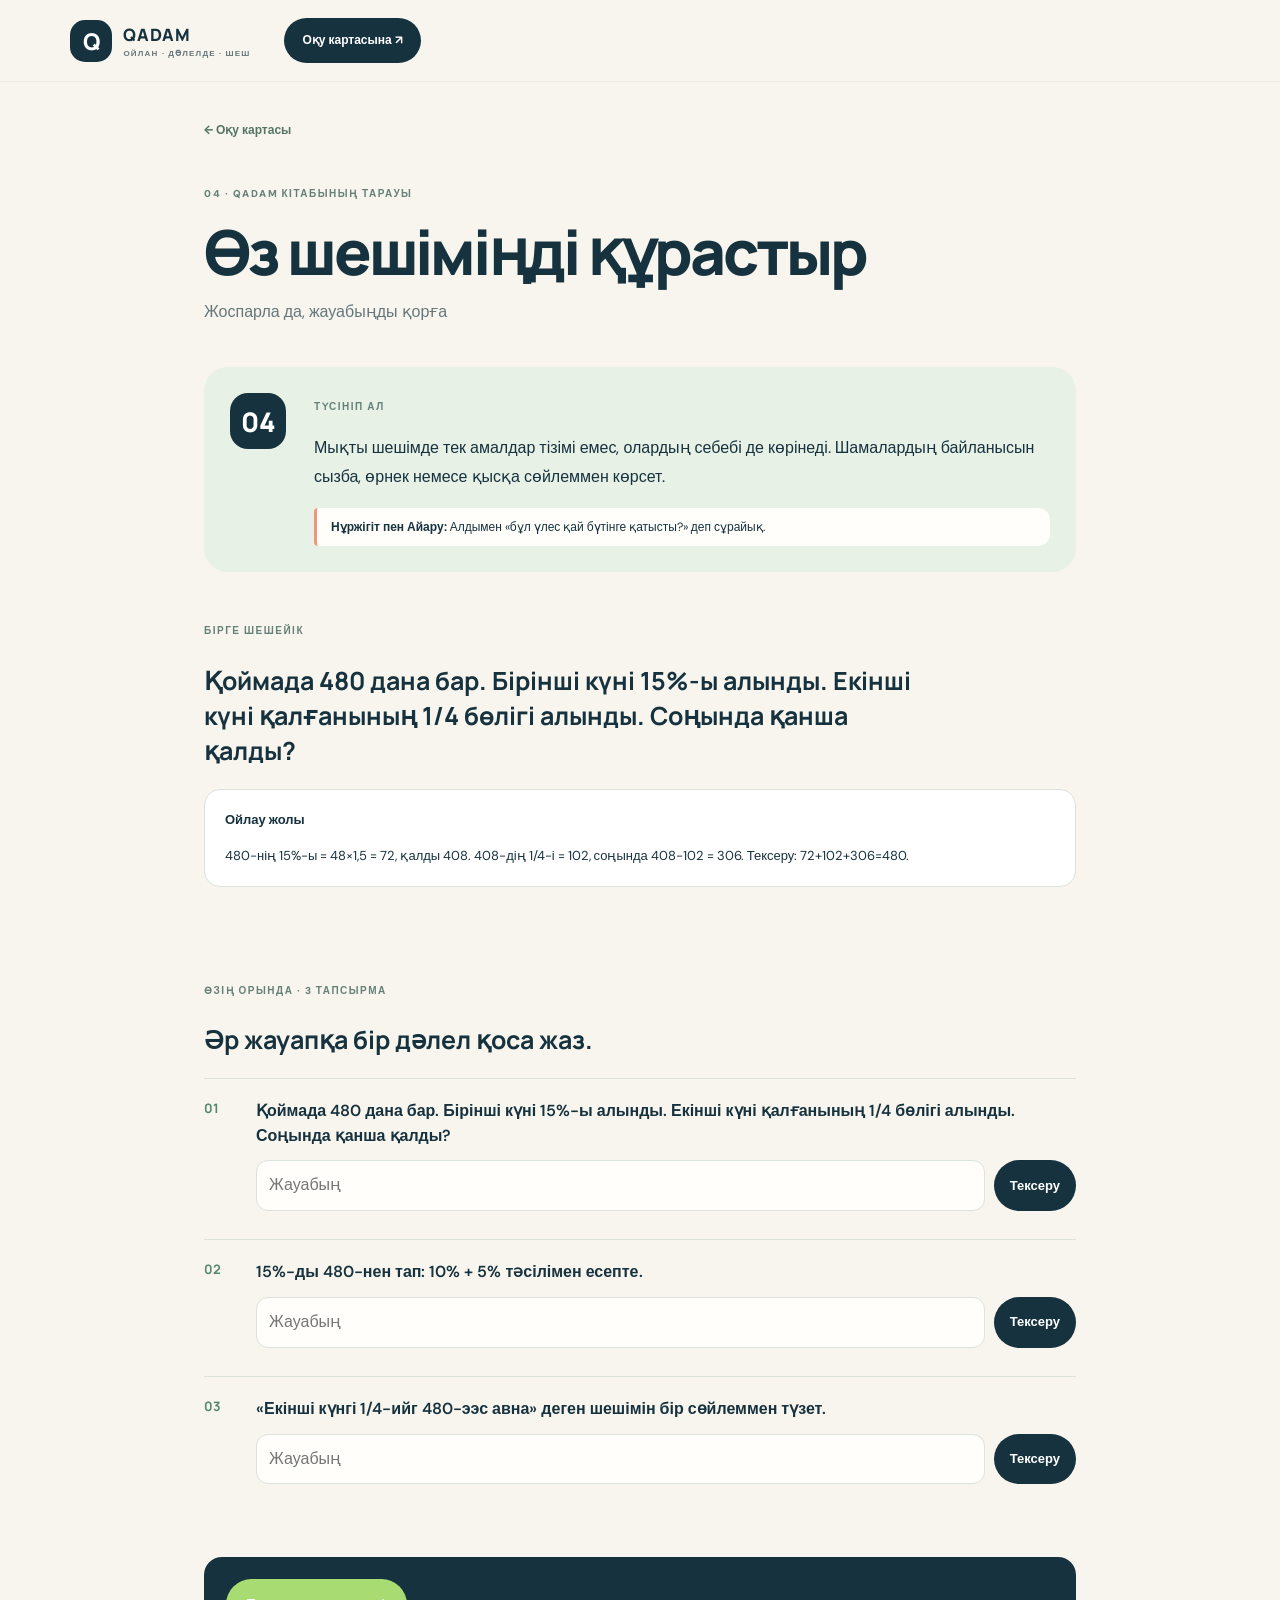
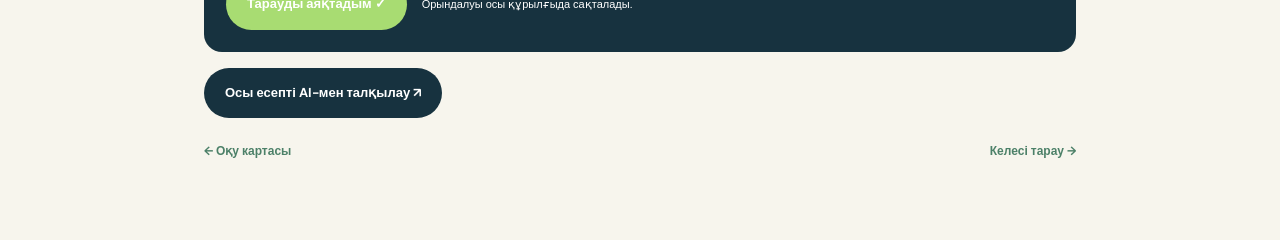
<file: lessons/strategy.html>
<!doctype html><html lang="kk"><head><meta charset="utf-8"><meta name="viewport" content="width=device-width,initial-scale=1"><meta name="theme-color" content="#17323f"><title>Өз шешіміңді құрастыр · QADAM</title><link rel="stylesheet" href="../styles.css"></head><body class="lesson-page"><header class="topbar"><a class="brand" href="../index.html"><span class="brand-mark">Q</span><span>QADAM<span class="brand-small">ОЙЛАН · ДӘЛЕЛДЕ · ШЕШ</span></span></a><a class="nav-cta" href="../courses.html">Оқу картасына ↗</a></header><main class="lesson-main"><a class="back-link" href="../courses.html">← Оқу картасы</a><div class="lesson-title"><span class="eyebrow">04 · QADAM КІТАБЫНЫҢ ТАРАУЫ</span><h1>Өз шешіміңді құрастыр</h1><p>Жоспарла да, жауабыңды қорға</p></div><article class="lesson-theory"><span class="lesson-symbol">04</span><div><span class="eyebrow">ТҮСІНІП АЛ</span><p>Мықты шешімде тек амалдар тізімі емес, олардың себебі де көрінеді. Шамалардың байланысын сызба, өрнек немесе қысқа сөйлеммен көрсет.</p><div class="character-note"><b>Нұржігіт пен Айару:</b> Алдымен «бұл үлес қай бүтінге қатысты?» деп сұрайық.</div></div></article><section class="lesson-example"><span class="eyebrow">БІРГЕ ШЕШЕЙІК</span><h2>Қоймада 480 дана бар. Бірінші күні 15%-ы алынды. Екінші күні қалғанының 1/4 бөлігі алынды. Соңында қанша қалды?</h2><div class="solution-reveal"><b>Ойлау жолы</b><p>480-нің 15%-ы = 48×1,5 = 72, қалды 408. 408-дің 1/4-і = 102, соңында 408−102 = 306. Тексеру: 72+102+306=480.</p></div></section><section class="lesson-practice"><div class="eyebrow">ӨЗІҢ ОРЫНДА · 3 ТАПСЫРМА</div><h2>Әр жауапқа бір дәлел қоса жаз.</h2><article class="lesson-question"><span>01</span><div><p>Қоймада 480 дана бар. Бірінші күні 15%-ы алынды. Екінші күні қалғанының 1/4 бөлігі алынды. Соңында қанша қалды?</p><form class="lesson-answer" data-answer="306" data-explain="480-нің 15%-ы = 48×1,5 = 72, қалды 408. 408-дің 1/4-і = 102, соңында 408−102 = 306. Тексеру: 72+102+306=480."><label class="sr-only">Жауап</label><input aria-label="1-тапсырманың жауабы" autocomplete="off" placeholder="Жауабың"><button class="btn btn-dark">Тексеру</button></form><div class="lesson-feedback" aria-live="polite"></div></div></article><article class="lesson-question"><span>02</span><div><p>15%-ды 480-нен тап: 10% + 5% тәсілімен есепте.</p><form class="lesson-answer" data-answer="72" data-explain="10% = 48; 5% = 24. 48 + 24 = 72. Нәтижені 15/100 × 480 өрнегімен де тексеруге болады."><label class="sr-only">Жауап</label><input aria-label="2-тапсырманың жауабы" autocomplete="off" placeholder="Жауабың"><button class="btn btn-dark">Тексеру</button></form><div class="lesson-feedback" aria-live="polite"></div></div></article><article class="lesson-question"><span>03</span><div><p>«Екінші күнгі 1/4-ийг 480-ээс авна» деген шешімін бір сөйлеммен түзет.</p><form class="lesson-answer" data-answer="408" data-explain="Дұрысы: бірінші күннен кейін 408 қалды, сондықтан екінші күнгі 1/4-ті 408-ден табамыз."><label class="sr-only">Жауап</label><input aria-label="3-тапсырманың жауабы" autocomplete="off" placeholder="Жауабың"><button class="btn btn-dark">Тексеру</button></form><div class="lesson-feedback" aria-live="polite"></div></div></article></section><div class="lesson-end"><button id="completeLesson" class="btn btn-lime">Тарауды аяқтадым ✓</button><span id="lessonStatus">Орындалуы осы құрылғыда сақталады.</span></div><p><a class="btn btn-dark" href="../mentor.html">Осы есепті AI-мен талқылау ↗</a></p><nav class="lesson-pager"><a href="../courses.html">← Оқу картасы</a><a href="percent.html">Келесі тарау →</a></nav></main><script src="../js/lesson.js"></script></body></html>
</file>
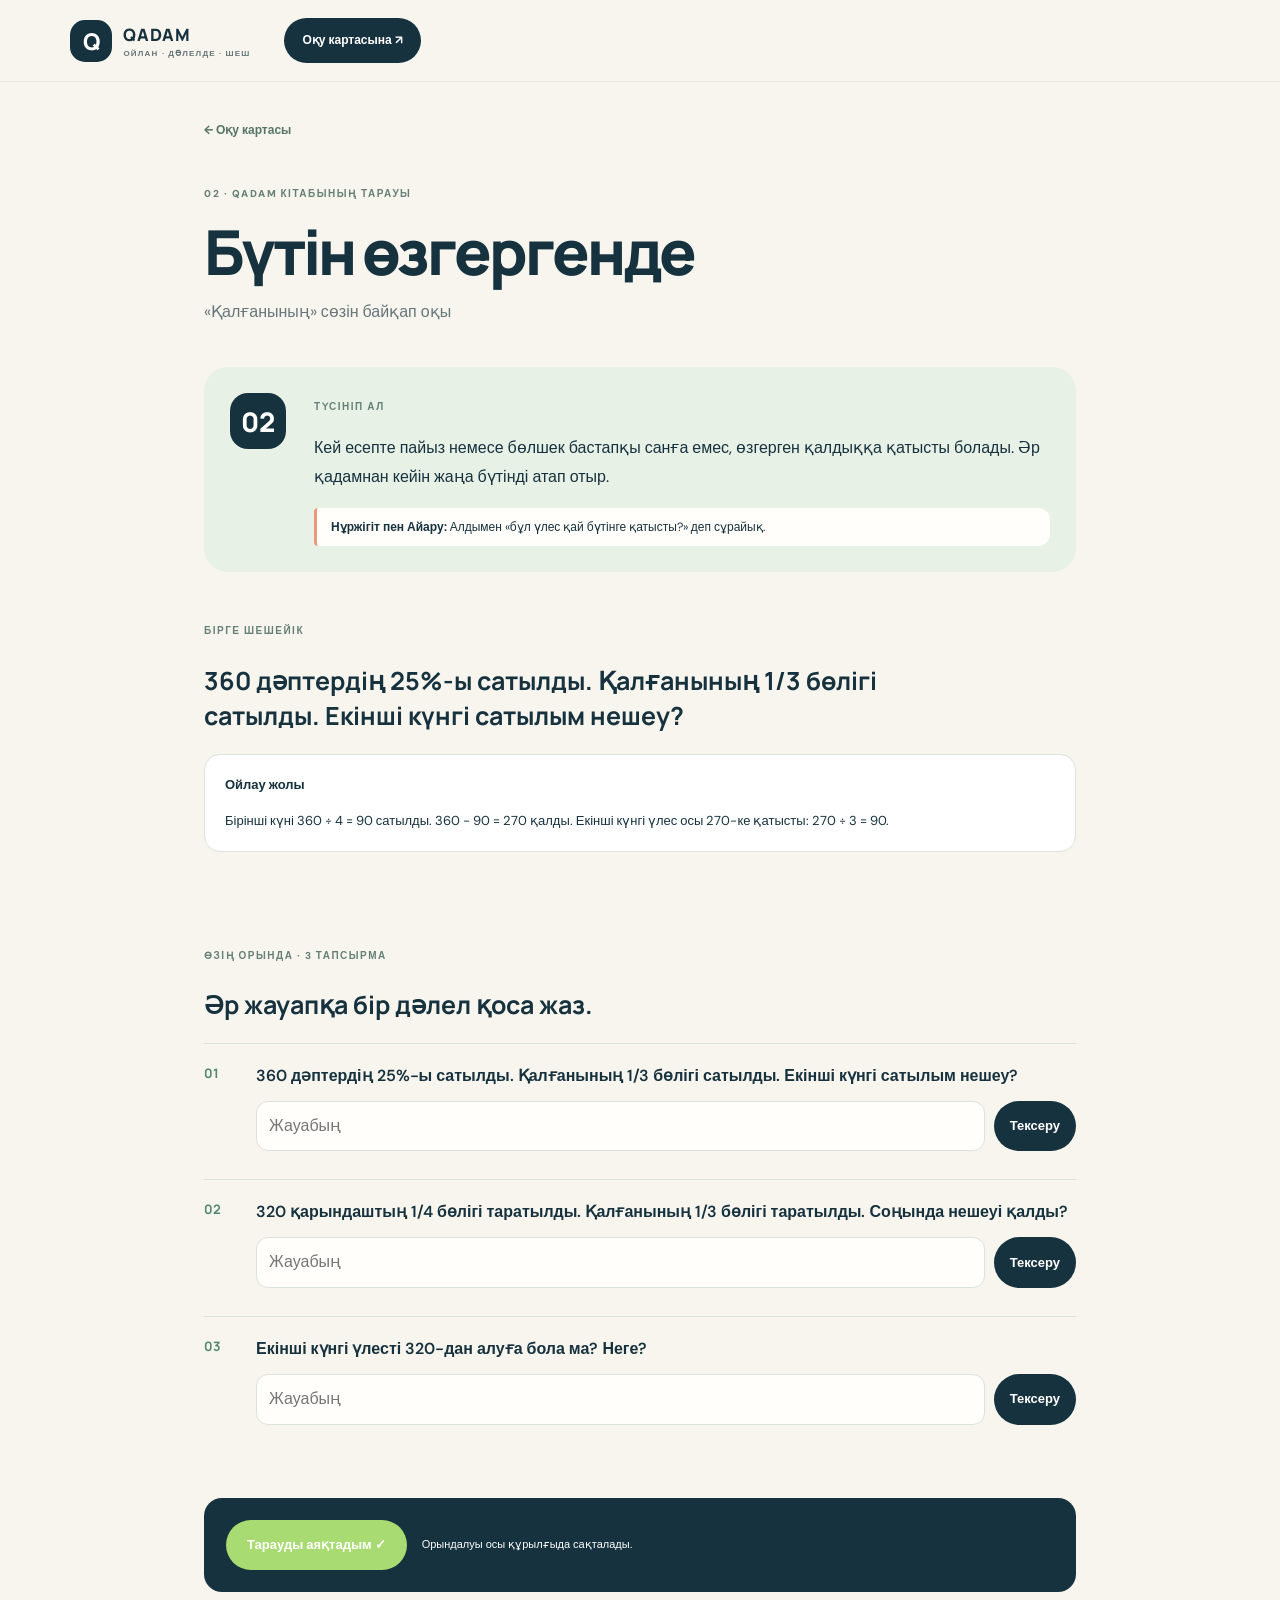
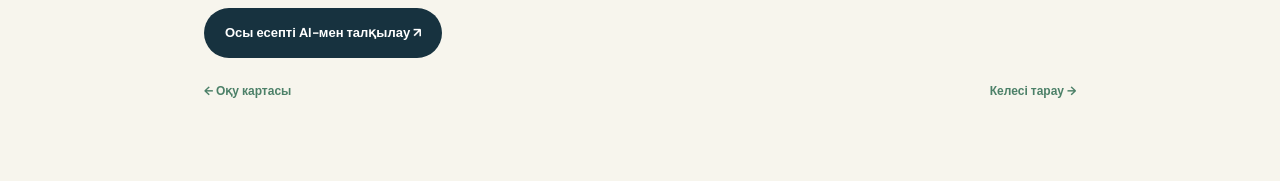
<file: lessons/whole.html>
<!doctype html><html lang="kk"><head><meta charset="utf-8"><meta name="viewport" content="width=device-width,initial-scale=1"><meta name="theme-color" content="#17323f"><title>Бүтін өзгергенде · QADAM</title><link rel="stylesheet" href="../styles.css"></head><body class="lesson-page"><header class="topbar"><a class="brand" href="../index.html"><span class="brand-mark">Q</span><span>QADAM<span class="brand-small">ОЙЛАН · ДӘЛЕЛДЕ · ШЕШ</span></span></a><a class="nav-cta" href="../courses.html">Оқу картасына ↗</a></header><main class="lesson-main"><a class="back-link" href="../courses.html">← Оқу картасы</a><div class="lesson-title"><span class="eyebrow">02 · QADAM КІТАБЫНЫҢ ТАРАУЫ</span><h1>Бүтін өзгергенде</h1><p>«Қалғанының» сөзін байқап оқы</p></div><article class="lesson-theory"><span class="lesson-symbol">02</span><div><span class="eyebrow">ТҮСІНІП АЛ</span><p>Кей есепте пайыз немесе бөлшек бастапқы санға емес, өзгерген қалдыққа қатысты болады. Әр қадамнан кейін жаңа бүтінді атап отыр.</p><div class="character-note"><b>Нұржігіт пен Айару:</b> Алдымен «бұл үлес қай бүтінге қатысты?» деп сұрайық.</div></div></article><section class="lesson-example"><span class="eyebrow">БІРГЕ ШЕШЕЙІК</span><h2>360 дәптердің 25%-ы сатылды. Қалғанының 1/3 бөлігі сатылды. Екінші күнгі сатылым нешеу?</h2><div class="solution-reveal"><b>Ойлау жолы</b><p>Бірінші күні 360 ÷ 4 = 90 сатылды. 360 − 90 = 270 қалды. Екінші күнгі үлес осы 270-ке қатысты: 270 ÷ 3 = 90.</p></div></section><section class="lesson-practice"><div class="eyebrow">ӨЗІҢ ОРЫНДА · 3 ТАПСЫРМА</div><h2>Әр жауапқа бір дәлел қоса жаз.</h2><article class="lesson-question"><span>01</span><div><p>360 дәптердің 25%-ы сатылды. Қалғанының 1/3 бөлігі сатылды. Екінші күнгі сатылым нешеу?</p><form class="lesson-answer" data-answer="90" data-explain="Бірінші күні 360 ÷ 4 = 90 сатылды. 360 − 90 = 270 қалды. Екінші күнгі үлес осы 270-ке қатысты: 270 ÷ 3 = 90."><label class="sr-only">Жауап</label><input aria-label="1-тапсырманың жауабы" autocomplete="off" placeholder="Жауабың"><button class="btn btn-dark">Тексеру</button></form><div class="lesson-feedback" aria-live="polite"></div></div></article><article class="lesson-question"><span>02</span><div><p>320 қарындаштың 1/4 бөлігі таратылды. Қалғанының 1/3 бөлігі таратылды. Соңында нешеуі қалды?</p><form class="lesson-answer" data-answer="160" data-explain="320 ÷ 4 = 80 таратылды, 240 қалды. 240 ÷ 3 = 80; 240 − 80 = 160."><label class="sr-only">Жауап</label><input aria-label="2-тапсырманың жауабы" autocomplete="off" placeholder="Жауабың"><button class="btn btn-dark">Тексеру</button></form><div class="lesson-feedback" aria-live="polite"></div></div></article><article class="lesson-question"><span>03</span><div><p>Екінші күнгі үлесті 320-дан алуға бола ма? Неге?</p><form class="lesson-answer" data-answer="жоқ" data-explain="Жоқ. Шартта «қалғанының» делінген, сондықтан екінші үлестің бүтіні — бірінші күннен кейінгі қалдық."><label class="sr-only">Жауап</label><input aria-label="3-тапсырманың жауабы" autocomplete="off" placeholder="Жауабың"><button class="btn btn-dark">Тексеру</button></form><div class="lesson-feedback" aria-live="polite"></div></div></article></section><div class="lesson-end"><button id="completeLesson" class="btn btn-lime">Тарауды аяқтадым ✓</button><span id="lessonStatus">Орындалуы осы құрылғыда сақталады.</span></div><p><a class="btn btn-dark" href="../mentor.html">Осы есепті AI-мен талқылау ↗</a></p><nav class="lesson-pager"><a href="../courses.html">← Оқу картасы</a><a href="errors.html">Келесі тарау →</a></nav></main><script src="../js/lesson.js"></script></body></html>
</file>
<file: styles.css>
@import url('https://fonts.googleapis.com/css2?family=DM+Sans:wght@400;500;600;700&family=Manrope:wght@400;500;600;700;800&display=swap');
:root{--ink:#17323f;--muted:#66777b;--paper:#f7f5ed;--white:#fffefa;--teal:#bfe7d8;--green:#a8dc72;--coral:#f28b72;--violet:#b8a3e1;--gold:#f0c667;--blue:#85bdd2;--line:#dce2dc;--shadow:0 18px 45px #17323f12;--sans:'DM Sans',Arial,sans-serif;--display:'Manrope','DM Sans',sans-serif}
*{box-sizing:border-box}html{scroll-behavior:smooth;scroll-padding-top:88px}body{margin:0;background:var(--paper);color:var(--ink);font-family:var(--sans);font-size:16px;line-height:1.55}button,input,textarea{font:inherit}button,a{-webkit-tap-highlight-color:transparent}a{color:inherit;text-decoration:none}button{color:inherit}.topbar{height:82px;padding:0 max(5.5vw,24px);display:flex;align-items:center;gap:34px;background:#f7f5edee;backdrop-filter:blur(16px);position:sticky;top:0;z-index:10;border-bottom:1px solid #17323f0d}.brand{display:flex;gap:11px;align-items:center;font:800 17px var(--display);letter-spacing:.04em}.brand-mark,.closing-mark{display:grid;place-items:center;background:var(--ink);color:#fff;border-radius:15px;width:42px;height:42px;font:800 23px var(--display)}.brand-small{display:block;font:700 8px var(--sans);letter-spacing:.15em;color:var(--muted);margin-top:2px}.desktop-nav{display:flex;gap:29px;margin:auto;font-size:13px;font-weight:600;color:#53666b}.desktop-nav a:hover,.text-link:hover{color:#27876e}.nav-cta{font-size:12px;font-weight:700;background:var(--ink);color:white;border-radius:40px;padding:13px 18px}.nav-cta span{color:var(--green);margin-left:8px}.menu-btn,.mobile-nav{display:none}.hero{min-height:635px;padding:60px max(8vw,32px) 80px;display:grid;grid-template-columns:1fr .93fr;align-items:center;gap:35px;position:relative;overflow:hidden}.hero:before{content:"";position:absolute;width:570px;height:570px;border-radius:50%;background:#dcefe3;right:3%;top:30px;z-index:-1}.hero-copy{max-width:590px}.eyebrow{display:inline-flex;align-items:center;gap:9px;font-size:10px;line-height:1.3;font-weight:800;letter-spacing:.15em;color:#658078}.spark{color:#e68265;font-size:18px}.hero h1,.section-heading h2,.strip-intro h2,.challenge-copy h2,.mentor-copy h2,.closing h2{font:800 clamp(42px,5.5vw,74px)/1.04 var(--display);letter-spacing:-.055em;margin:23px 0 21px}.hero h1 em,.section-heading h2 em,.strip-intro h2 em,.challenge-copy h2 em,.mentor-copy h2 em,.closing h2 em{font-style:normal;color:#34856e}.hero-lead{max-width:490px;color:#627378;font-size:16px;line-height:1.75}.hero-actions{display:flex;align-items:center;gap:25px;margin:29px 0 34px}.btn{border:0;border-radius:40px;padding:15px 21px;display:inline-flex;align-items:center;gap:16px;font-size:13px;font-weight:700;cursor:pointer;transition:transform .2s,box-shadow .2s}.btn:hover{transform:translateY(-2px);box-shadow:0 10px 22px #17323f19}.btn-lime{background:var(--green)}.btn-dark{background:var(--ink);color:#fff}.btn-light{background:#fffefa;color:var(--ink)}.text-link{font-size:12px;font-weight:700;color:#51656a}.text-link span{margin-left:5px}.hero-proof{display:flex;align-items:center;gap:12px;color:#718083;font-size:11px}.hero-proof b{color:var(--ink)}.avatar-pair{display:flex;padding-left:0}.avatar-pair span,.talk-avatar{display:grid;place-items:center;width:34px;height:34px;border-radius:50%;font-weight:800;color:var(--ink);background:var(--teal);border:2px solid var(--paper)}.avatar-pair span+span{margin-left:-9px;background:#ffd3c1}.proof-line{width:34px;height:1px;background:#c3d0c9;margin:0 4px}.proof-note{font-size:10px}.hero-art{position:relative;justify-self:center;width:min(100%,515px);aspect-ratio:1/.91;display:grid;place-items:center}.hero-art img{width:100%;height:100%;object-fit:cover;border-radius:46% 46% 35% 35%;mix-blend-mode:multiply;mask-image:radial-gradient(ellipse,#000 53%,#000b 72%,transparent 100%)}.art-glow{position:absolute;inset:12% 8%;background:#f5ce83;border-radius:50%;filter:blur(1px);z-index:-1}.art-tag{position:absolute;top:12%;left:1%;background:#fffefa;border-radius:30px;padding:10px 14px;font-size:9px;letter-spacing:.1em;font-weight:800;box-shadow:var(--shadow)}.tag-dot,.online-dot{display:inline-block;width:8px;height:8px;border-radius:50%;background:#81c47d;margin-right:7px}.floating-note{position:absolute;background:#fffefa;border-radius:15px;padding:12px 16px;box-shadow:var(--shadow);font-size:12px}.note-top{right:0;top:18%;display:grid}.note-top span{font:800 25px var(--display);color:#39856f}.note-top small{font-size:9px;color:var(--muted)}.note-bottom{left:0;bottom:15%;display:flex;align-items:center;gap:9px}.note-bottom .check{display:grid;place-items:center;width:26px;height:26px;background:#bce5ce;border-radius:50%;font-weight:800}.note-bottom b{font-size:11px}.hero-stamp{position:absolute;bottom:23px;right:6%;font:800 12px var(--display)}.hero-stamp span{color:#92a09c;font-size:9px}.steps-strip{padding:75px max(8vw,32px);background:#fffefa;display:grid;grid-template-columns:.7fr 1.3fr;gap:8vw;align-items:center}.strip-intro h2{font-size:38px;margin:14px 0}.strip-intro p,.section-heading>p{color:var(--muted);font-size:13px;max-width:240px}.steps-list{display:grid;grid-template-columns:repeat(5,1fr);gap:12px}.step-item{min-height:150px;border:1px solid var(--line);background:transparent;border-radius:19px;text-align:left;padding:16px 12px;display:flex;flex-direction:column;align-items:flex-start;cursor:pointer;transition:.2s}.step-item:hover,.step-item.active{background:#f1f7ef;border-color:#abd6bf;transform:translateY(-3px)}.step-letter{display:grid;place-items:center;width:32px;height:32px;border-radius:11px;background:var(--teal);font:800 16px var(--display);margin-bottom:14px}.step-letter.coral{background:#ffd3c1}.step-letter.violet{background:#e2d7f6}.step-letter.gold{background:#f7e3a9}.step-letter.blue{background:#d3eaf2}.step-name{font-weight:800;font-size:12px}.step-hint{font-size:10px;line-height:1.4;color:var(--muted);margin-top:5px}.step-arrow{margin-top:auto;align-self:flex-end;color:#55917b}.lesson-section,.error-section{padding:90px max(8vw,32px)}.section-heading{display:flex;align-items:end;justify-content:space-between;gap:30px;margin-bottom:35px}.section-heading h2{font-size:44px;margin:12px 0 0}.section-heading>p{max-width:250px;margin-bottom:6px}.lesson-grid{display:grid;grid-template-columns:.87fr 1.13fr;gap:20px}.story-card,.flow-card,.error-work,.error-categories,.challenge-card,.chat-shell{background:var(--white);border:1px solid #e6e7df;border-radius:24px;box-shadow:var(--shadow)}.story-card{padding:27px 29px;background:#f2e9d9;position:relative;overflow:hidden}.story-card:after{content:"360";position:absolute;right:-15px;bottom:-55px;font:800 105px var(--display);letter-spacing:-.1em;color:#fff7;pointer-events:none}.story-top{display:flex;align-items:center;justify-content:space-between}.pill{display:inline-block;background:#fffefa;border-radius:30px;padding:7px 11px;font-size:9px;font-weight:800;letter-spacing:.08em}.bookmark{color:#c08b4c;font-size:20px}.story-question{font:600 17px/1.7 var(--display);margin:25px 0}.character-talk{display:flex;align-items:center;gap:10px;margin:12px 0;position:relative;z-index:1}.talk-avatar{flex:none}.talk-avatar.coral{background:#ffd3c1}.character-talk p{font-size:11px;color:#596b69;margin:0}.story-card .btn{margin-top:12px;position:relative;z-index:1}.flow-card{padding:27px 29px}.flow-head{display:flex;justify-content:space-between;align-items:center}.flow-head h3{font:700 21px var(--display);margin:8px 0}.flow-count{font:700 11px var(--display);color:#728681}.flow-track{display:grid;grid-template-columns:repeat(5,1fr);gap:8px;margin:28px 0 24px}.flow-node{display:flex;flex-direction:column;gap:8px;font-size:9px;color:#81908b;position:relative}.flow-node:not(:last-child):after{content:"";height:1px;background:#dce4de;position:absolute;left:26px;right:-8px;top:12px}.node-dot{position:relative;z-index:1;display:grid;place-items:center;width:25px;height:25px;border-radius:50%;background:#edf0e9;font-size:10px;font-weight:800}.flow-node.done .node-dot,.flow-node.current .node-dot{background:var(--green);color:var(--ink)}.flow-node.current{color:var(--ink);font-weight:700}.flow-explanation{min-height:122px;padding:18px 19px;background:#f4f6f0;border-radius:16px}.flow-label{font-size:9px;font-weight:800;letter-spacing:.1em;color:#56856e}.flow-explanation p{font-size:14px;line-height:1.65;margin:8px 0}.flow-explanation small{color:var(--muted);font-size:11px}.flow-controls{display:flex;align-items:center;justify-content:center;gap:15px;margin-top:20px}.round-btn{border:1px solid var(--line);background:white;border-radius:50%;width:34px;height:34px;cursor:pointer}.round-btn.next{background:var(--ink);color:white}.flow-dots{display:flex;gap:6px}.flow-dots button{border:0;border-radius:20px;width:7px;height:7px;background:#cbd5cf;padding:0;cursor:pointer}.flow-dots button.active{width:20px;background:#63a282}.challenge-section{padding:85px max(8vw,32px);background:#17323f;color:white;display:grid;grid-template-columns:1fr .87fr;gap:9vw;align-items:center;position:relative;overflow:hidden}.challenge-section:before{content:"";position:absolute;width:420px;height:420px;border:1px solid #ffffff13;border-radius:50%;right:-140px;top:-180px;box-shadow:0 0 0 45px #ffffff08,0 0 0 90px #ffffff05}.challenge-copy{max-width:470px;position:relative}.challenge-copy .eyebrow{color:#c7dbd0}.challenge-copy h2{font-size:48px}.challenge-copy h2 em{color:var(--green)}.challenge-copy>p{color:#b9c7c5;line-height:1.8;font-size:14px}.metric-note{display:flex;align-items:center;gap:13px;padding:15px 0 20px;color:#d5e3dc;font-size:11px}.metric-icon{display:grid;place-items:center;width:36px;height:36px;border-radius:12px;background:#ffffff16;color:var(--green)}.metric-note small{display:block;color:#9eafac;margin-top:4px;font-size:10px}.challenge-card{position:relative;z-index:1;background:#f8f6ee;color:var(--ink);padding:23px 25px;min-height:320px}.challenge-card-top{display:flex;justify-content:space-between;align-items:center}.dark-pill{background:#e8eee7}.timer{font:800 17px var(--display);font-variant-numeric:tabular-nums}.challenge-progress{height:5px;background:#e2e9e0;border-radius:9px;margin:19px 0 21px;overflow:hidden}.challenge-progress span{display:block;height:100%;background:#61a27f;border-radius:inherit;transition:width .3s}.challenge-q-index{font-size:10px;font-weight:700;color:#6e8a7d}.challenge-card h3{font:700 24px var(--display);margin:12px 0 20px}.answer-form{display:flex;border:1px solid #d8dfd7;background:#fff;border-radius:13px;padding:5px}.answer-form input{width:100%;min-width:0;border:0;outline:0;background:transparent;padding:10px 11px;font-size:15px}.send-answer,.chat-form button{width:39px;flex:none;border:0;border-radius:10px;background:var(--ink);color:white;font-size:18px;cursor:pointer}.answer-feedback{font-size:11px;min-height:38px;margin-top:11px;color:#60706d}.answer-feedback.good{color:#28724e}.answer-feedback.try{color:#a35a43}.challenge-card-foot{position:absolute;bottom:17px;left:25px;right:25px;display:flex;justify-content:space-between;color:#89938d;font-size:9px}.foot-orb{color:#d7a649}.challenge-result{padding:10px 0}.challenge-result h3{margin:9px 0}.challenge-result p{font-size:14px}.challenge-result small{display:block;color:var(--muted);font-size:11px;margin-bottom:17px}.result-icon{font-size:25px;color:#54a078}.error-section{background:#f1efe5}.error-lab{display:grid;grid-template-columns:1fr .8fr;gap:19px}.error-work,.error-categories{padding:26px 29px}.error-prompt{font:600 16px var(--display);margin:22px 0}.written-work{font:600 16px var(--display);display:flex;align-items:center;gap:10px;flex-wrap:wrap;padding:12px 15px;border-left:3px solid #e3bd71;background:#fbf7eb;border-radius:5px 12px 12px 5px}.wrong-number{color:#ba5e4b;text-decoration:line-through;text-decoration-thickness:2px}.crossmark{color:#cf7968;font-size:20px}.error-work>.text-link{border:0;background:transparent;padding:15px 0;cursor:pointer}.error-reveal{border-left:3px solid #4e9a75;background:#edf7ec;padding:13px 15px;border-radius:4px 12px 12px 4px;font-size:12px;line-height:1.65}.error-categories{display:grid;gap:0}.error-categories>div{display:flex;align-items:center;gap:14px;border-bottom:1px solid #e8ebe4;padding:11px 0}.error-categories>div:last-child{border:0}.error-num{font:700 11px var(--display);color:#8aa294}.error-categories b,.error-categories small{display:block}.error-categories b{font-size:12px}.error-categories small{font-size:10px;color:var(--muted);margin-top:3px}.mentor-section{padding:90px max(8vw,32px);display:grid;grid-template-columns:.9fr 1.1fr;gap:8vw;align-items:center;position:relative;overflow:hidden}.mentor-copy{max-width:480px;position:relative;z-index:1}.mentor-copy h2{font-size:48px}.mentor-copy h2 em{color:#d1795f}.mentor-copy>p{color:var(--muted);font-size:14px;line-height:1.8}.mentor-modes{display:flex;gap:7px;flex-wrap:wrap;margin-top:24px}.mode-chip{border:1px solid #dce2dc;background:transparent;padding:9px 12px;border-radius:30px;font-size:10px;font-weight:700;cursor:pointer}.mode-chip.active{background:var(--ink);color:white;border-color:var(--ink)}.mentor-ornament{position:absolute;left:4%;top:14%;color:#d4e7d8;font-size:90px}.chat-shell{overflow:hidden;max-width:590px;width:100%;justify-self:end}.chat-header{display:flex;align-items:center;gap:11px;padding:16px 20px;border-bottom:1px solid #e8ebe4}.bot-avatar{display:grid;place-items:center;width:37px;height:37px;background:var(--ink);color:var(--green);font:800 19px var(--display);border-radius:13px}.chat-header b{display:block;font:800 12px var(--display)}.chat-header small{display:block;font-size:10px;color:#82918c}.online-dot{margin-left:auto}.chat-messages{min-height:205px;max-height:285px;overflow:auto;padding:18px 19px;display:flex;flex-direction:column;gap:10px}.chat-bubble{max-width:87%;padding:11px 14px;border-radius:16px;font-size:12px;line-height:1.6;white-space:pre-wrap}.bot-bubble{background:#eff3ec;border-bottom-left-radius:4px;align-self:flex-start}.user-bubble{background:#dcefe2;border-bottom-right-radius:4px;align-self:flex-end}.typing{color:#81908a;font-style:italic}.quick-prompts{display:flex;gap:7px;overflow:auto;padding:0 18px 14px}.quick-prompts button{white-space:nowrap;border:1px solid #e1e6df;background:#fff;border-radius:20px;padding:8px 11px;font-size:9px;color:#536a60;cursor:pointer}.chat-form{display:flex;align-items:flex-end;gap:8px;margin:0 17px;border:1px solid #dfe5dd;border-radius:15px;padding:7px;background:#fff}.chat-form textarea{resize:none;max-height:100px;min-height:38px;width:100%;border:0;outline:0;padding:8px;font-size:12px;line-height:1.45}.chat-form button{height:38px}.chat-form button:disabled{opacity:.5;cursor:wait}.chat-foot{display:flex;justify-content:space-between;gap:12px;padding:9px 19px 14px;font-size:9px;color:#93a09a}.closing{background:#a9d8bf;padding:50px max(8vw,32px);display:flex;align-items:center;gap:28px;position:relative;overflow:hidden}.closing-mark{background:var(--ink);flex:none}.closing .eyebrow{color:#507866}.closing h2{font-size:34px;margin:10px 0 0}.closing h2 em{color:#fffefa}.closing .btn{margin-left:auto;position:relative;z-index:1}.closing-orbit{position:absolute;border:1px solid #ffffff55;border-radius:50%;width:230px;height:230px;right:20%;top:-160px}.orbit-b{width:310px;height:310px;right:16%;top:-198px}footer{padding:22px max(8vw,32px);display:flex;justify-content:space-between;gap:15px;font-size:9px;color:#83908b;background:#fffefa}footer span:first-child{font-weight:800;color:#526760}.hidden{display:none!important}.sr-only{position:absolute;width:1px;height:1px;padding:0;margin:-1px;overflow:hidden;clip:rect(0,0,0,0);white-space:nowrap;border:0}
@media(max-width:950px){.desktop-nav{gap:16px}.topbar{gap:20px}.hero{padding-left:6vw;padding-right:6vw;gap:15px}.steps-strip{padding-left:6vw;padding-right:6vw;grid-template-columns:1fr;gap:28px}.step-item{min-height:135px}.lesson-section,.error-section,.mentor-section,.challenge-section{padding-left:6vw;padding-right:6vw}.challenge-section{gap:5vw}.mentor-section{gap:4vw}}
@media(max-width:700px){html{scroll-padding-top:72px}.topbar{height:70px;padding:0 18px;justify-content:space-between}.brand-mark{width:37px;height:37px}.desktop-nav,.nav-cta{display:none}.menu-btn{display:block;border:1px solid var(--line);background:#fffefa;border-radius:11px;width:40px;height:40px;font-size:17px}.mobile-nav{position:fixed;z-index:9;top:70px;left:0;right:0;padding:12px 20px 18px;background:#fffefa;box-shadow:var(--shadow);display:none;grid-template-columns:1fr 1fr;gap:8px}.mobile-nav.open{display:grid}.mobile-nav a{padding:10px;border-radius:10px;background:#f4f6f0;font-size:12px;font-weight:700}.hero{display:flex;flex-direction:column;align-items:stretch;padding:50px 22px 50px;gap:10px}.hero h1{font-size:49px}.hero-lead{font-size:14px}.hero-art{width:min(100%,440px);margin:0 auto}.hero-proof{margin-bottom:4px}.hero-stamp{display:none}.steps-strip{padding:54px 22px}.strip-intro h2{font-size:34px}.steps-list{grid-template-columns:repeat(2,1fr);gap:9px}.step-item{min-height:122px}.step-item:last-child{grid-column:1/-1;min-height:100px}.lesson-section,.error-section,.mentor-section{padding:58px 22px}.section-heading{display:block;margin-bottom:24px}.section-heading h2{font-size:36px}.section-heading>p{margin-top:12px}.lesson-grid,.error-lab,.mentor-section,.challenge-section{grid-template-columns:1fr}.story-card,.flow-card,.error-work,.error-categories{padding:21px}.story-question{font-size:15px}.flow-track{gap:4px}.flow-node{font-size:8px}.flow-node:not(:last-child):after{right:-5px}.challenge-section{padding:58px 22px;gap:28px}.challenge-copy h2,.mentor-copy h2{font-size:40px}.challenge-card{min-height:318px}.mentor-section{gap:25px}.chat-shell{justify-self:stretch}.chat-messages{min-height:190px}.closing{padding:35px 22px;gap:13px;flex-wrap:wrap}.closing-mark{width:38px;height:38px;border-radius:13px}.closing h2{font-size:27px}.closing .btn{margin-left:51px;padding:12px 16px;font-size:11px}footer{padding:20px 22px;display:grid;grid-template-columns:1fr 1fr}footer span:last-child{grid-column:1/-1}.chat-foot{font-size:8px}.chat-foot span:last-child{text-align:right}}
@media(max-width:390px){.hero h1{font-size:43px}.section-heading h2{font-size:32px}.flow-card{padding:17px}.flow-node{font-size:7px}.written-work{font-size:13px}.closing h2{font-size:23px}}
@media(prefers-reduced-motion:reduce){*,*::before,*::after{scroll-behavior:auto!important;transition:none!important;animation:none!important}}
.thinking-section{padding:85px max(8vw,32px);background:#fffefa}.journal-line{display:grid;grid-template-columns:40px 1fr auto;align-items:center;gap:7px 12px;padding:14px 17px;margin:0 0 20px;background:#f1f5ed;border-radius:16px}.journal-icon{display:grid;place-items:center;width:34px;height:34px;border-radius:12px;background:#d8ebd8;color:#418365}.journal-line b,.journal-line small{display:block}.journal-line b{font-size:12px}.journal-line small{font-size:10px;color:var(--muted)}.journal-line strong{font:700 11px var(--display)}.journal-track{grid-column:2/4;height:5px;background:#dfe8de;border-radius:8px;overflow:hidden}.journal-track i{display:block;width:0;height:100%;background:#61a27f;transition:width .3s}.thinking-grid{display:grid;grid-template-columns:repeat(3,1fr);gap:15px}.thinking-card{background:#f8f6ee;border:1px solid #e7e8e0;border-radius:22px;padding:23px;min-height:333px;display:flex;flex-direction:column}.thinking-card:nth-child(2){background:#f8ece5}.thinking-card:nth-child(3){background:#eaf2e9}.activity-index{font-size:9px;font-weight:800;letter-spacing:.12em;color:#648777}.thinking-card h3{font:700 21px var(--display);margin:13px 0 8px}.thinking-card>p{font-size:12px;line-height:1.7;color:#64736f;margin:0 0 15px}.mini-solution{display:flex;justify-content:space-between;gap:12px;padding:10px 0;border-bottom:1px solid #dfe3da;font-size:10px;color:#728079}.mini-solution b{font:700 11px var(--display);color:var(--ink);text-align:right}.mistake-note{padding:13px;background:#fff8ee;border-left:3px solid #d78a6e;border-radius:5px 11px 11px 5px;font:600 12px var(--display);line-height:1.6}.plan-steps{display:grid;gap:8px}.plan-steps span{display:flex;align-items:center;gap:8px;font-size:10px;color:#5b6f65}.plan-steps i{display:grid;place-items:center;width:19px;height:19px;flex:none;background:#d5e8d3;border-radius:50%;font-style:normal;font-weight:800}.reveal-btn{align-self:flex-start;margin-top:auto;padding:13px 0 2px;border:0;background:none;color:#28785f;font-size:11px;font-weight:800;cursor:pointer}.reveal-btn span{margin-left:5px}.task-answer{padding:12px 13px;margin-top:12px;background:#fffefa;border-radius:12px;font-size:11px;line-height:1.7;color:#465f55}
@media(max-width:950px){.thinking-section{padding-left:6vw;padding-right:6vw}.thinking-grid{grid-template-columns:repeat(2,1fr)}.thinking-card:last-child{grid-column:1/-1}}
@media(max-width:700px){.thinking-section{padding:58px 22px}.thinking-grid{grid-template-columns:1fr}.thinking-card,.thinking-card:last-child{grid-column:auto;min-height:300px}}
.path-section{padding:80px max(8vw,32px);background:#eaf0e6}.path-grid{display:grid;grid-template-columns:repeat(4,1fr);gap:14px}.path-card{min-height:205px;padding:21px;border-radius:20px;display:flex;flex-direction:column;box-shadow:var(--shadow);transition:transform .2s}.path-card:hover{transform:translateY(-5px)}.path-card span{font-size:9px;letter-spacing:.12em;font-weight:800;opacity:.7}.path-card b{font:700 19px var(--display);margin:26px 0 8px}.path-card small{font-size:11px;opacity:.75}.path-card i{font-style:normal;font-size:10px;font-weight:800;margin-top:auto;padding-top:18px}.path-one{background:#d0ebda}.path-two{background:#f5d5c6}.path-three{background:#dfd7f1}.path-four{background:#f4e4b9}.path-progress{display:grid;grid-template-columns:1fr auto;gap:9px;margin-top:24px;font-size:11px}.path-progress>div{grid-column:1/-1;height:6px;border-radius:9px;background:#d1ded1;overflow:hidden}.path-progress i{display:block;height:100%;width:0;background:#4f9b76;transition:width .3s}.lesson-main{max-width:920px;margin:auto;padding:35px 24px 80px}.back-link{font-size:12px;font-weight:700;color:#557566}.lesson-title{padding:38px 0 27px}.lesson-title h1{font:800 clamp(38px,6vw,62px)/1.05 var(--display);letter-spacing:-.05em;margin:14px 0}.lesson-title p{color:var(--muted)}.lesson-theory{display:grid;grid-template-columns:64px 1fr;gap:20px;padding:26px;background:#e8f1e6;border-radius:24px}.lesson-symbol{font:800 27px var(--display);color:#fff;background:var(--ink);border-radius:18px;width:56px;height:56px;display:grid;place-items:center}.lesson-theory p{font-size:16px;line-height:1.8}.character-note{border-left:3px solid #ed9878;padding:10px 14px;background:#fffefa;border-radius:4px 12px 12px 4px;font-size:12px}.lesson-example,.lesson-practice{padding:45px 0}.lesson-example h2,.lesson-practice h2{font:700 25px/1.4 var(--display);max-width:740px}.solution-reveal{padding:18px 20px;background:#fff;border-radius:16px;border:1px solid var(--line);font-size:13px;line-height:1.8}.solution-reveal p{margin-bottom:0}.lesson-question{display:grid;grid-template-columns:38px 1fr;gap:14px;border-top:1px solid var(--line);padding:20px 0}.lesson-question>span{font:700 13px var(--display);color:#53876e}.lesson-question p{margin:0 0 12px;font-weight:600}.lesson-answer{display:flex;gap:9px}.lesson-answer input{flex:1;min-width:0;border:1px solid var(--line);background:#fffefa;border-radius:12px;padding:12px}.lesson-answer .btn{padding:11px 16px}.lesson-feedback{margin-top:8px;font-size:12px;line-height:1.65}.lesson-feedback.good{color:#26754f}.lesson-feedback.try{color:#a55a43}.lesson-end{display:flex;align-items:center;gap:15px;padding:22px;background:#17323f;color:#fff;border-radius:18px;font-size:11px}.lesson-pager{display:flex;justify-content:space-between;margin-top:24px;font-size:12px;font-weight:700;color:#4c8068}.lesson-page{min-height:100vh;background:var(--paper)}
@media(max-width:900px){.path-grid{grid-template-columns:repeat(2,1fr)}}@media(max-width:700px){.path-section{padding:58px 22px}.path-grid{grid-template-columns:1fr 1fr;gap:9px}.path-card{min-height:180px;padding:15px}.path-card b{font-size:16px;margin:19px 0 6px}.lesson-main{padding:25px 19px 55px}.lesson-theory{grid-template-columns:1fr;padding:20px}.lesson-theory p{font-size:14px}.lesson-example h2,.lesson-practice h2{font-size:21px}.lesson-answer{flex-wrap:wrap}.lesson-answer input{flex-basis:100%}.lesson-end{align-items:flex-start;flex-direction:column}}@media(max-width:380px){.path-grid{grid-template-columns:1fr}}
.platform-header{display:flex;align-items:center;justify-content:space-between;gap:25px;padding:20px 5vw;background:#fffefa;border-bottom:1px solid var(--line)}.platform-header nav,.platform-shortcuts{display:flex;gap:6px;flex-wrap:wrap}.platform-header nav a,.platform-shortcuts a{font-size:12px;font-weight:700;padding:10px 13px;border-radius:24px}.platform-header nav a.selected{background:var(--ink);color:white}.platform-shortcuts{padding:12px 8vw;background:#e9eee3;justify-content:center}.platform-shortcuts a:hover{background:#fffefa}.platform-main{max-width:1220px;margin:auto;padding:55px 32px 85px;min-height:75vh}.platform-title{max-width:790px;margin-bottom:36px}.platform-title h1{font:800 clamp(36px,5vw,60px)/1.1 var(--display);letter-spacing:-.05em;margin:15px 0}.platform-title>p{color:var(--muted);line-height:1.8;max-width:700px}.platform-panel{background:#fffefa;border:1px solid var(--line);padding:25px;border-radius:22px;margin:15px 0}.platform-panel h2{font:700 21px/1.45 var(--display);margin:0 0 15px}.platform-panel p{font-size:14px;line-height:1.75}.bank-grid,.case-grid{display:grid;grid-template-columns:repeat(2,1fr);gap:18px}.task-panel{margin:0;display:flex;flex-direction:column}.task-panel h2{margin-top:15px;font-size:18px}.task-panel form{display:flex;gap:9px;margin-top:auto}.task-panel input,select,.platform-panel textarea{font:inherit;border:1px solid #cbd7cc;padding:12px;background:white;border-radius:12px;min-width:0}.task-panel input{width:100%;flex:1}.task-panel .btn{padding:12px;font-size:11px}.hint-button{border:0;background:transparent;color:#3d7f63;text-align:left;font-size:12px;font-weight:700;cursor:pointer;padding:13px 0}.task-feedback{min-height:25px}.task-feedback.good{color:#26754f}.task-feedback.try{color:#995034}.filter-row{display:flex;align-items:center;gap:20px;flex-wrap:wrap;margin-bottom:25px}.filter-row label{font-size:12px;display:grid;gap:7px}.filter-row>span{margin-left:auto;font-size:12px}.case-options{display:flex;gap:8px;flex-wrap:wrap}.retry-link{display:block;padding:14px 0;border-bottom:1px solid var(--line);font-size:13px}.metric-grid{display:grid;grid-template-columns:repeat(3,1fr);gap:15px}.metric-grid strong{display:block;font:800 35px var(--display);margin-top:15px}.metric-grid small{color:var(--muted)}.topic-meter{display:grid;grid-template-columns:1fr auto;gap:10px;margin:20px 0;font-size:13px}.topic-meter progress{grid-column:1/-1;width:100%;height:13px;accent-color:#4c9974}.journal-layout,.mentor-workspace{display:grid;grid-template-columns:1fr 1fr;gap:22px}.platform-panel textarea{display:block;width:100%;resize:vertical;margin:12px 0}.platform-panel label{font-size:12px;display:block}.attempt-row{border-bottom:1px solid var(--line);padding-bottom:12px;font-size:12px!important}.mentor-workspace{grid-template-columns:.7fr 1.3fr}.mentor-chat small{display:block;color:var(--muted);font-size:11px;margin-top:15px}#mentorHistory{display:flex;flex-direction:column;min-height:250px;max-height:450px;overflow:auto;gap:10px}#mentorHistory .chat-bubble{font-size:14px;margin:0;flex-shrink:0}#mentorSend:disabled{opacity:.5;cursor:wait}.mentor-workspace select{width:100%;margin-top:10px}
@media(max-width:800px){.platform-header{align-items:flex-start;flex-direction:column;padding:18px 22px;gap:15px}.platform-header nav{gap:2px}.platform-header nav a{font-size:11px;padding:8px 10px}.platform-main{padding:35px 20px 60px}.platform-shortcuts{padding:10px 16px;gap:0}.platform-shortcuts a{font-size:10px;padding:8px}.bank-grid,.case-grid,.journal-layout,.mentor-workspace{grid-template-columns:1fr}.metric-grid{gap:7px}.metric-grid .platform-panel{padding:15px 10px}.metric-grid strong{font-size:23px}.metric-grid small{font-size:10px}.platform-panel{padding:20px}.filter-row{gap:10px}.filter-row select{max-width:180px;font-size:12px}}
</file>
